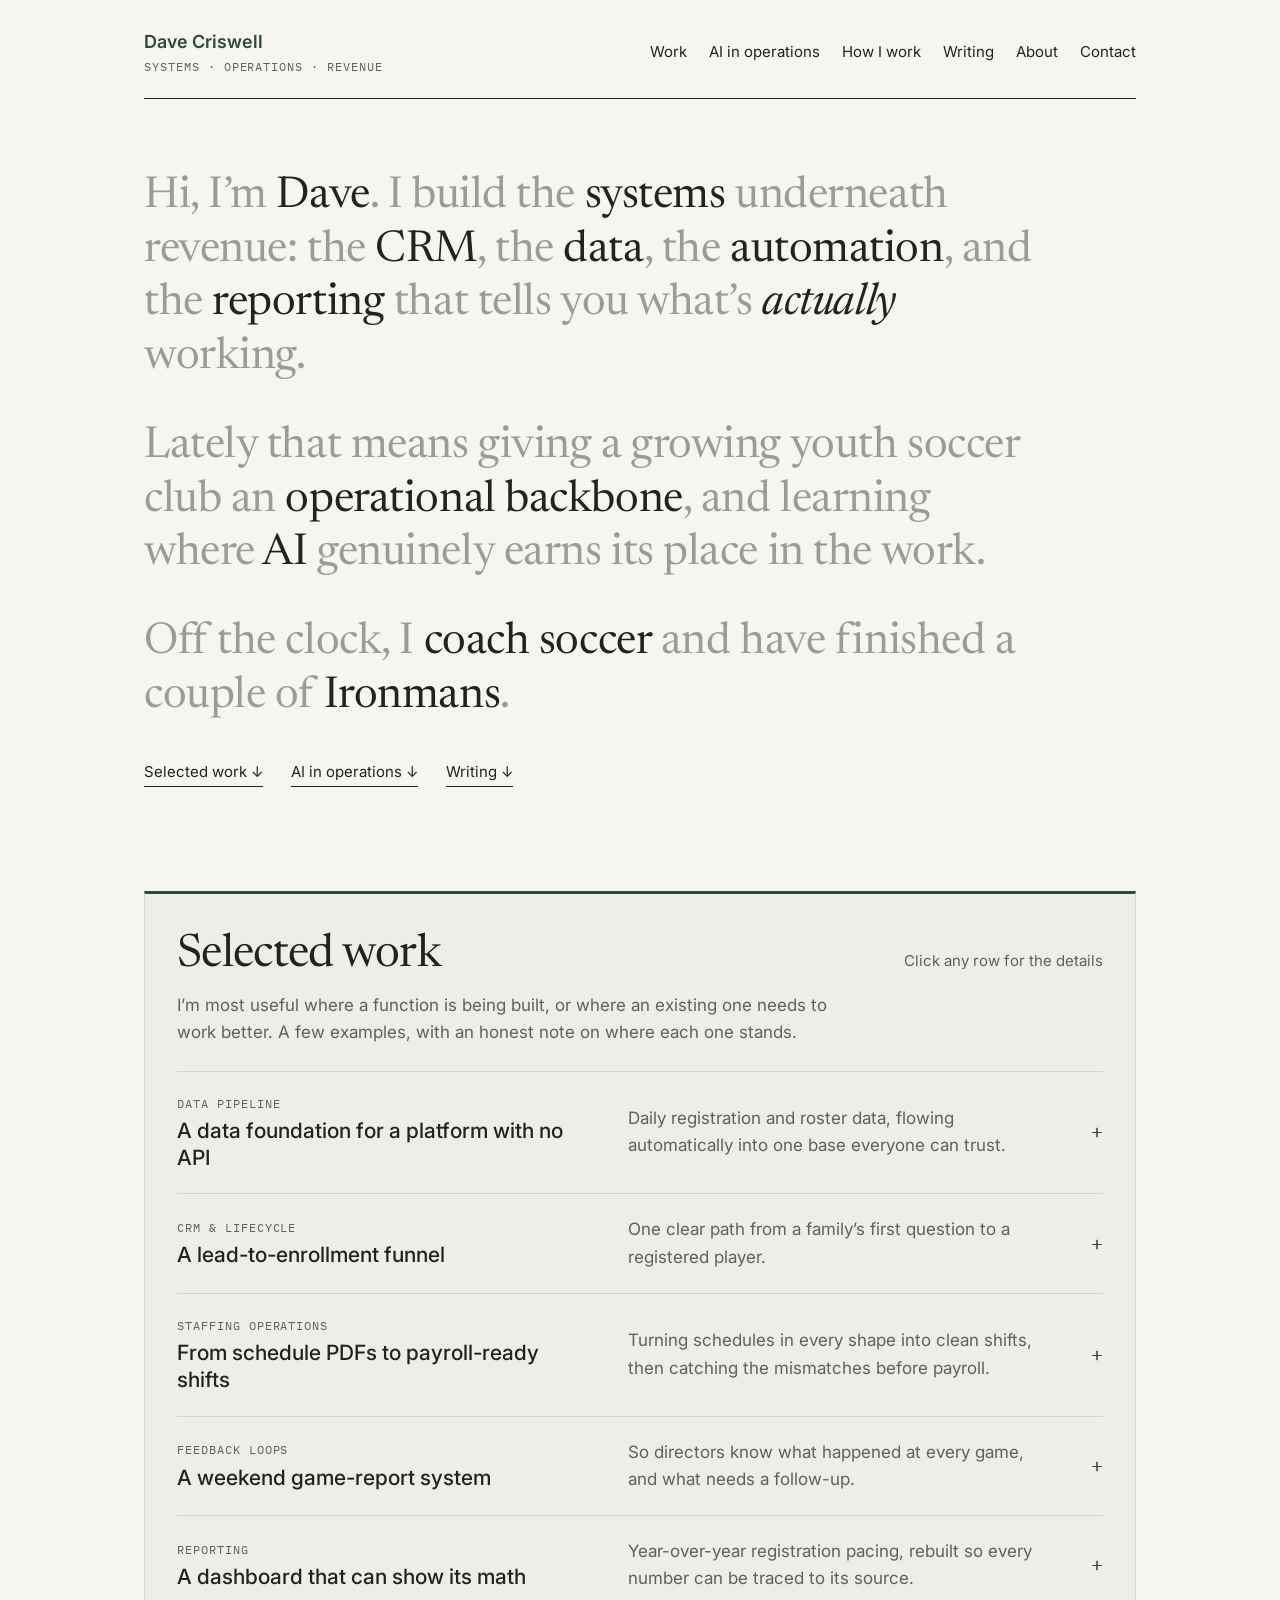
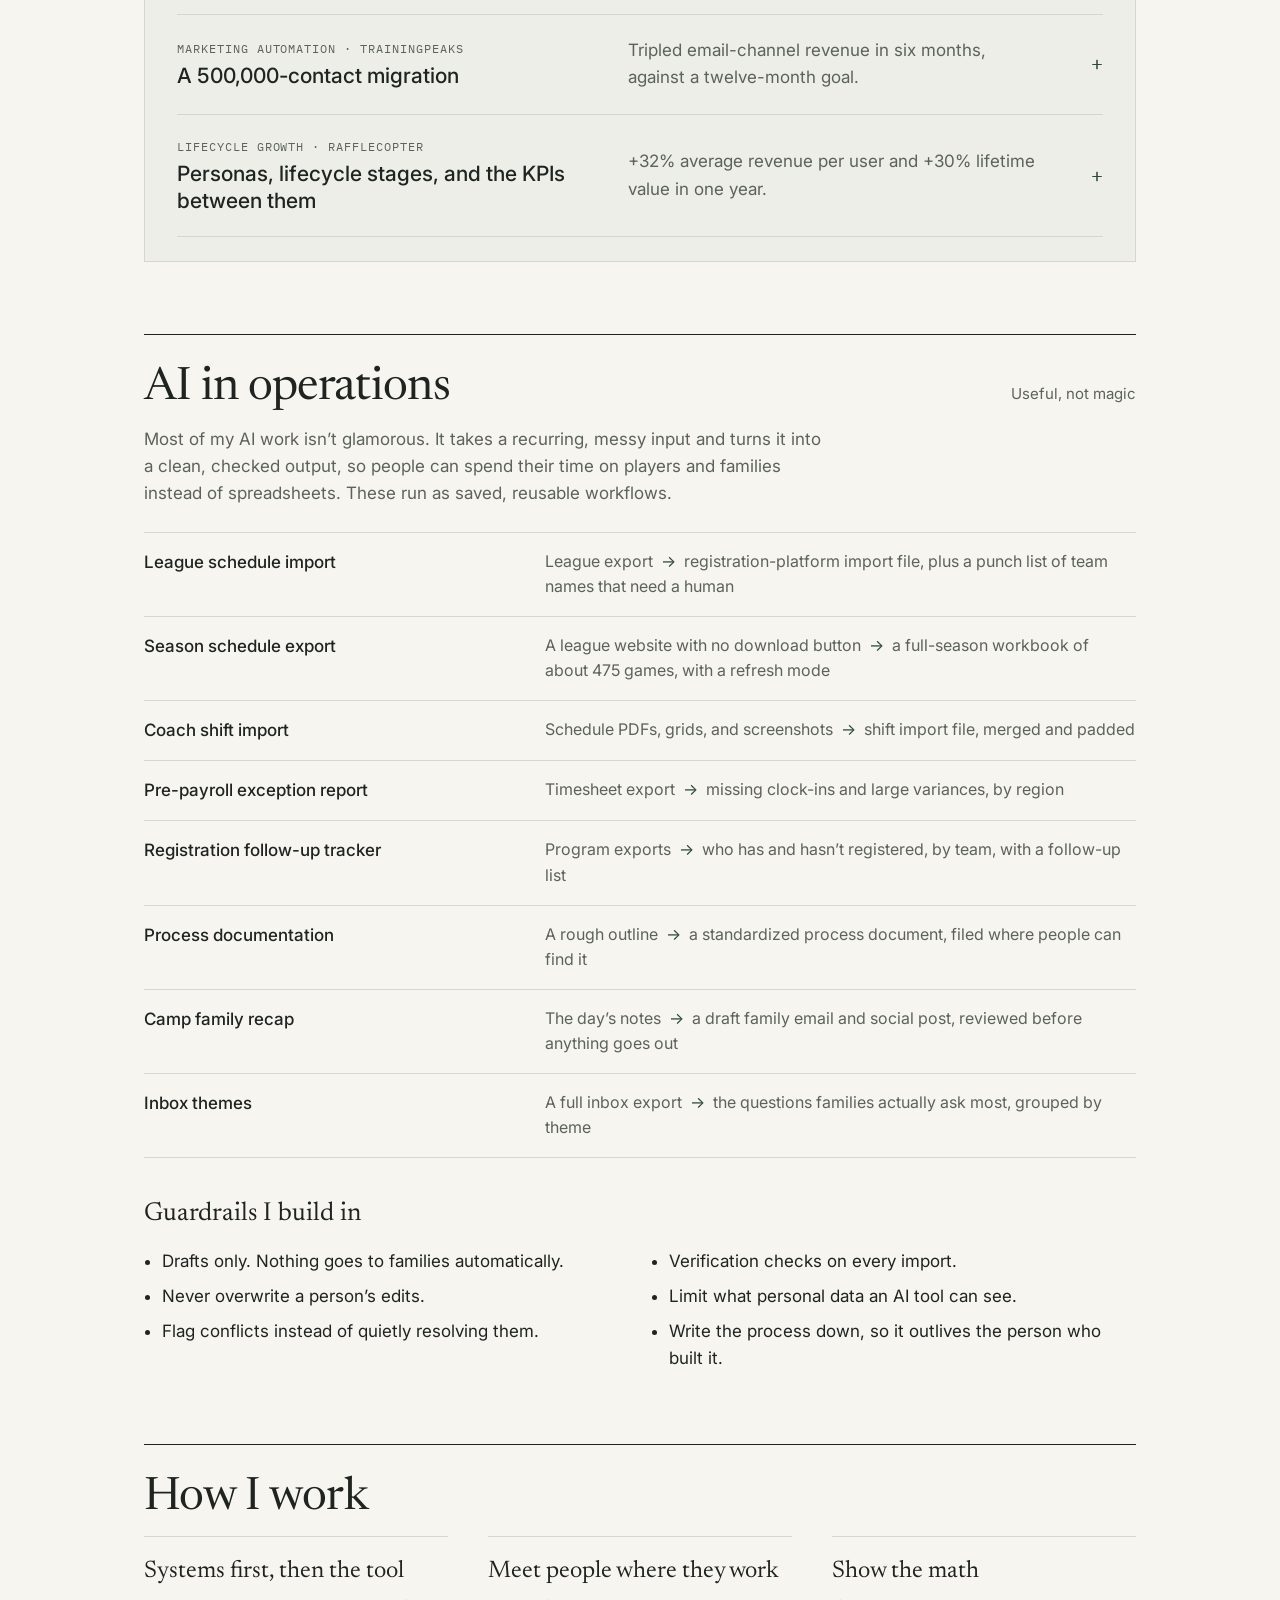
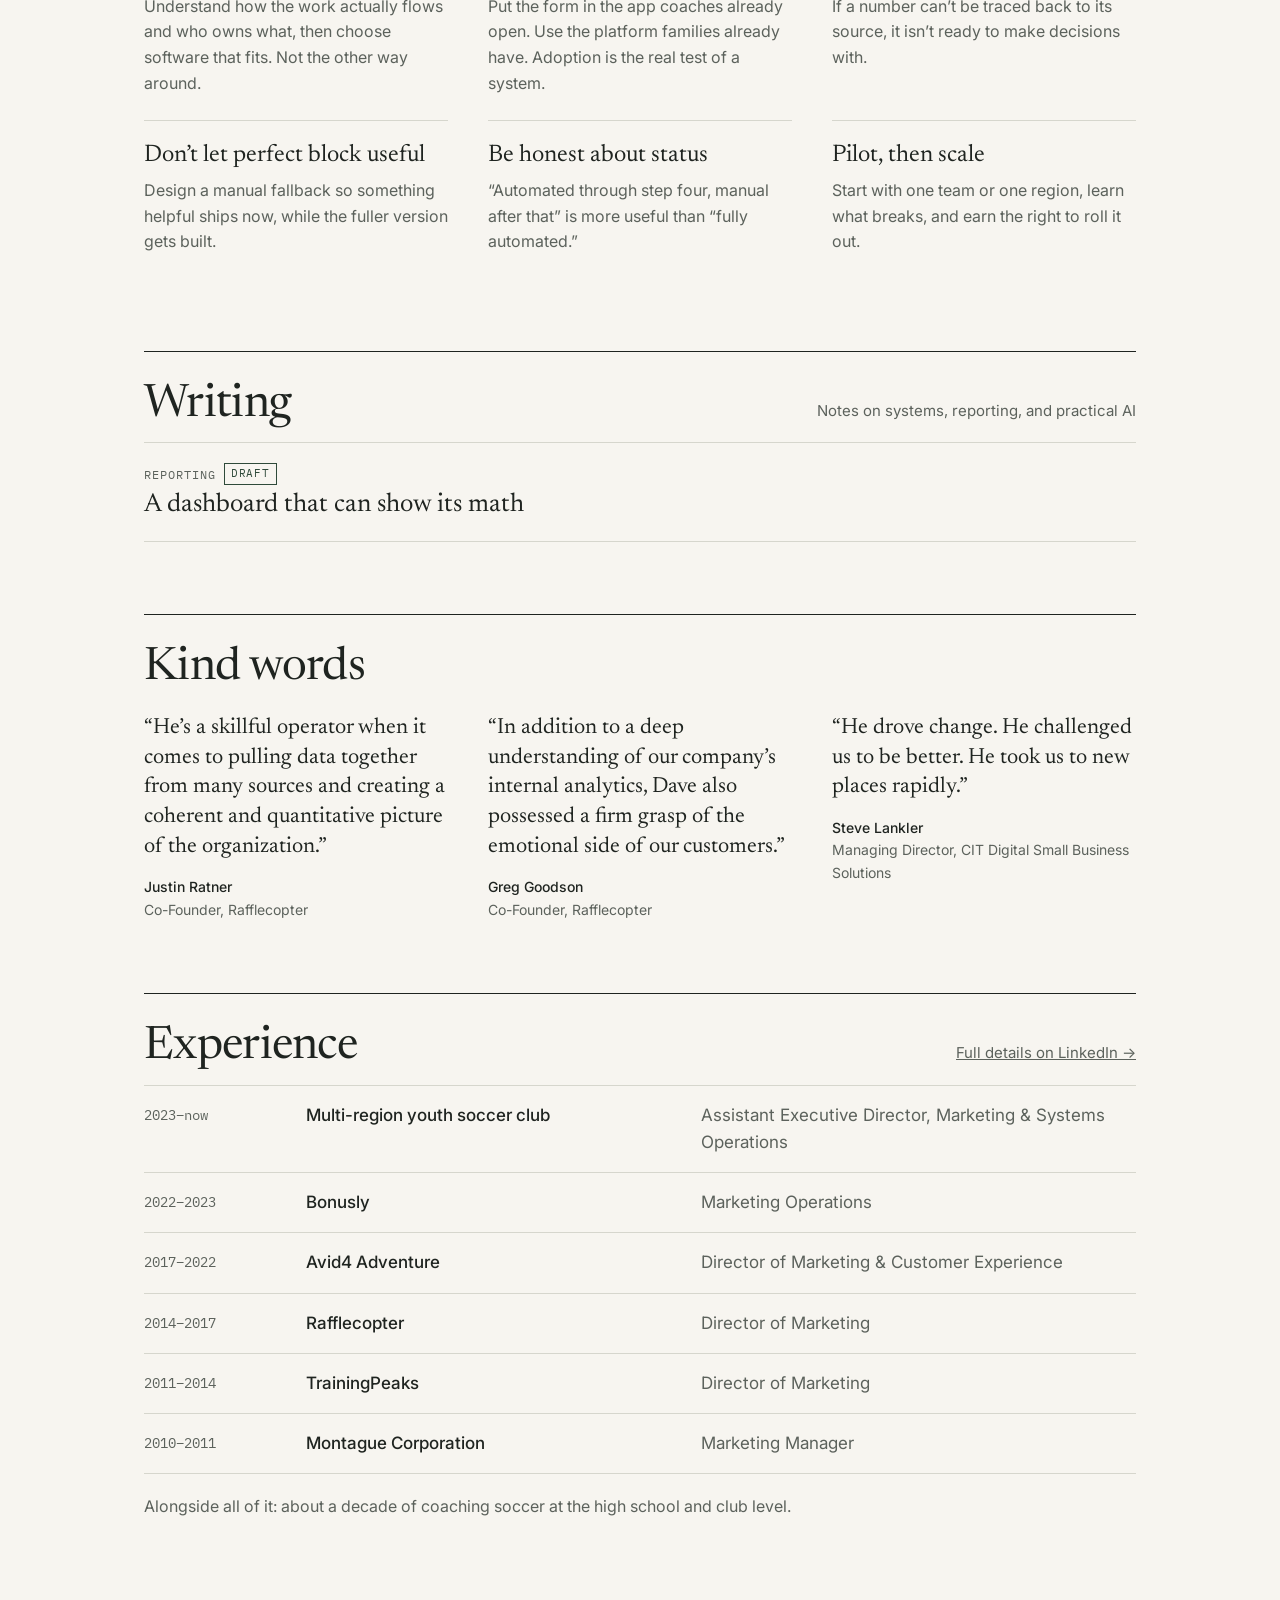
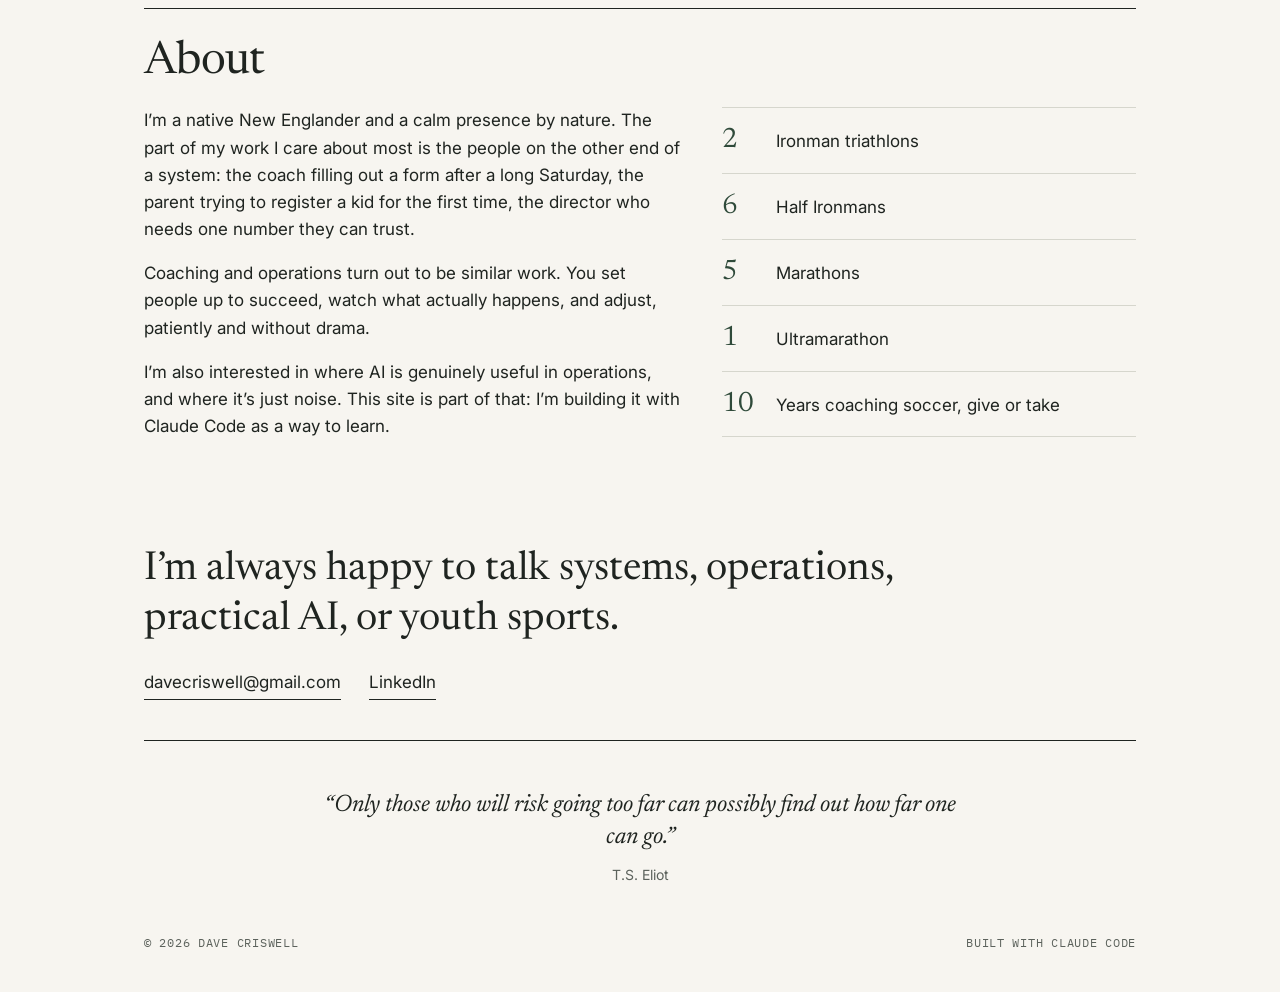
<file: index.html>
<!doctype html>
<html lang="en">
<head>
  <meta charset="utf-8">
  <meta name="viewport" content="width=device-width, initial-scale=1">
  <title>Dave Criswell</title>
  <meta name="description" content="Dave Criswell builds the systems underneath revenue: the CRM, the data, the automation, and the reporting that tells you what's actually working.">
  <link rel="preconnect" href="https://fonts.googleapis.com">
  <link rel="preconnect" href="https://fonts.gstatic.com" crossorigin>
  <link href="https://fonts.googleapis.com/css2?family=IBM+Plex+Mono:wght@400;500&family=Inter:wght@400;500;600&family=Newsreader:ital,opsz,wght@0,6..72,400;1,6..72,400&display=swap" rel="stylesheet">
  <link rel="stylesheet" href="style.css">
</head>
<body>
<a class="skip" href="#main">Skip to content</a>

<div class="wrap">

  <!-- ===== Header ===== -->
  <header class="site-header">
    <a class="brand" href="/">
      <span class="brand-name">Dave Criswell</span>
      <span class="brand-tag">Systems &middot; Operations &middot; Revenue</span>
    </a>
    <nav class="site-nav" aria-label="Main">
      <a href="#work">Work</a>
      <a href="#ai">AI in operations</a>
      <a href="#how">How I work</a>
      <a href="#writing">Writing</a>
      <a href="#about">About</a>
      <a href="#contact">Contact</a>
    </nav>
  </header>

  <main id="main">

    <!-- ===== Intro ===== -->
    <section class="intro">
      <p>Hi, I&rsquo;m <strong>Dave</strong>. I build the <strong>systems</strong> underneath revenue: the <strong>CRM</strong>, the <strong>data</strong>, the <strong>automation</strong>, and the <strong>reporting</strong> that tells you what&rsquo;s <em>actually</em> working.</p>
      <p>Lately that means giving a growing youth soccer club an <strong>operational backbone</strong>, and learning where <strong>AI</strong> genuinely earns its place in the work.</p>
      <p>Off the clock, I <strong>coach soccer</strong> and have finished a couple of <strong>Ironmans</strong>.</p>
      <div class="jump">
        <a href="#work">Selected work &darr;</a>
        <a href="#ai">AI in operations &darr;</a>
        <a href="#writing">Writing &darr;</a>
      </div>
    </section>

    <!-- ===== Selected work ===== -->
    <section class="section" id="work">
      <div class="panel">
        <div class="section-head">
          <h2>Selected work</h2>
          <p class="section-note">Click any row for the details</p>
        </div>
        <p class="lede">I&rsquo;m most useful where a function is being built, or where an existing one needs to work better. A few examples, with an honest note on where each one stands.</p>

        <ul class="work-list">
          <li>
            <details>
              <summary>
                <span><span class="label">Data pipeline</span><span class="work-title">A data foundation for a platform with no API</span></span>
                <span class="work-line">Daily registration and roster data, flowing automatically into one base everyone can trust.</span>
                <span class="toggle" aria-hidden="true">+</span>
              </summary>
              <div class="work-body">
                <div><h4>The problem</h4><p>The club&rsquo;s registration platform has no API. Player, roster, and subscription data lived in manual exports, so every report depended on whoever had last downloaded a CSV.</p></div>
                <div><h4>What I built</h4><p>A scheduled pipeline that pulls the daily exports into cloud storage and feeds an Airtable base of players, subscriptions, and team assignments. Records match on stable IDs and are updated or created, never deleted.</p></div>
                <div><h4>Where it stands</h4><p>Collecting and cleaning the data is automated. The final write-back step is still in progress, and I&rsquo;d rather say so than call it end-to-end.</p></div>
                <p class="tools">Google Cloud Run &middot; Cloud Scheduler &middot; Cloud Storage &middot; Google Drive &middot; Airtable &middot; Zapier</p>
              </div>
            </details>
          </li>

          <li>
            <details>
              <summary>
                <span><span class="label">CRM &amp; lifecycle</span><span class="work-title">A lead-to-enrollment funnel</span></span>
                <span class="work-line">One clear path from a family&rsquo;s first question to a registered player.</span>
                <span class="toggle" aria-hidden="true">+</span>
              </summary>
              <div class="work-body">
                <div><h4>The problem</h4><p>Families reached out through several channels, with no consistent way to qualify, route, or follow up on their questions.</p></div>
                <div><h4>What I built</h4><p>A documented lead-to-enrollment workflow in HubSpot: intake, a qualification layer, territory-based routing to the right person, and follow-up sequences. Before building, I evaluated six CRMs and wrote the business case for the one we kept.</p></div>
                <div><h4>Where it stands</h4><p>Automated from first inquiry through sales-qualified lead. Marking a family as a customer is still a manual step.</p></div>
                <p class="tools">HubSpot &middot; Zapier</p>
              </div>
            </details>
          </li>

          <li>
            <details>
              <summary>
                <span><span class="label">Staffing operations</span><span class="work-title">From schedule PDFs to payroll-ready shifts</span></span>
                <span class="work-line">Turning schedules in every shape into clean shifts, then catching the mismatches before payroll.</span>
                <span class="toggle" aria-hidden="true">+</span>
              </summary>
              <div class="work-body">
                <div><h4>The problem</h4><p>Hourly coaches work across many facilities and programs, and schedules arrive as PDFs, grids, screenshots, and spreadsheets, each region in its own format.</p></div>
                <div><h4>What I built</h4><p>A repeatable process that turns any schedule into shift imports: one row per coach per day, overlapping blocks merged, set-up time added, and game end times calculated from age-group game lengths. A pre-payroll report then flags missing clock-ins and large variances by region.</p></div>
                <div><h4>An example</h4><p>One summer schedule became 500 per-person shift rows across 32 dates, which consolidated into 119 shared shifts. Each step has a check, so nothing gets silently dropped.</p></div>
                <p class="tools">Connecteam &middot; Google Sheets &middot; Python &middot; Claude</p>
              </div>
            </details>
          </li>

          <li>
            <details>
              <summary>
                <span><span class="label">Feedback loops</span><span class="work-title">A weekend game-report system</span></span>
                <span class="work-line">So directors know what happened at every game, and what needs a follow-up.</span>
                <span class="toggle" aria-hidden="true">+</span>
              </summary>
              <div class="work-body">
                <div><h4>The problem</h4><p>There was no consistent way to learn what happened at weekend games, whether results were entered, or which concerns needed someone to follow up.</p></div>
                <div><h4>What I built</h4><p>Every Friday, a sync rebuilds one list of fixtures from every league we play in. Coaches pick their game from a simple form and file one report. Directors get a prioritized follow-up queue, serious incidents at the top, and can nudge everyone who hasn&rsquo;t filed with one click.</p></div>
                <div><h4>Why it&rsquo;s built this way</h4><p>It runs on Google Sheets because that&rsquo;s where staff already work. Safeguards keep reports attached when games are rescheduled and refuse a sync if a league&rsquo;s data suddenly drops.</p></div>
                <p class="tools">Google Sheets &middot; Apps Script &middot; Zapier &middot; ClickUp</p>
              </div>
            </details>
          </li>

          <li>
            <details>
              <summary>
                <span><span class="label">Reporting</span><span class="work-title">A dashboard that can show its math</span></span>
                <span class="work-line">Year-over-year registration pacing, rebuilt so every number can be traced to its source.</span>
                <span class="toggle" aria-hidden="true">+</span>
              </summary>
              <div class="work-body">
                <div><h4>The problem</h4><p>The first version of our registration pacing dashboard looked fine, but it couldn&rsquo;t be edited, didn&rsquo;t reconcile to the source data, and couldn&rsquo;t explain its own numbers.</p></div>
                <div><h4>What I built</h4><p>A rebuild that compares rostered players by program, region, gender, and age group against the same date last year, with a parallel spreadsheet model that shows the work. Closed seasons are archived so a refresh never erases history.</p></div>
                <div><h4>More</h4><p>I wrote up what I learned from the rebuild.</p></div>
                <p class="tools"><a href="writing/a-dashboard-that-can-show-its-math.html">Read: A dashboard that can show its math &rarr;</a></p>
              </div>
            </details>
          </li>

          <li>
            <details>
              <summary>
                <span><span class="label">Marketing automation &middot; TrainingPeaks</span><span class="work-title">A 500,000-contact migration</span></span>
                <span class="work-line">Tripled email-channel revenue in six months, against a twelve-month goal.</span>
                <span class="toggle" aria-hidden="true">+</span>
              </summary>
              <div class="work-body">
                <div><h4>The project</h4><p>I led the selection and implementation of a new marketing automation platform, including migrating 500,000 contacts with hundreds of data points each.</p></div>
                <div><h4>What it took</h4><p>Integrations with several existing systems, and close work with marketing, sales, development, and the executive team.</p></div>
                <div><h4>The result</h4><p>A behavioral and demographic lifecycle program on the new platform tripled email-channel revenue within six months. The goal had been twelve.</p></div>
              </div>
            </details>
          </li>

          <li>
            <details>
              <summary>
                <span><span class="label">Lifecycle growth &middot; Rafflecopter</span><span class="work-title">Personas, lifecycle stages, and the KPIs between them</span></span>
                <span class="work-line">+32% average revenue per user and +30% lifetime value in one year.</span>
                <span class="toggle" aria-hidden="true">+</span>
              </summary>
              <div class="work-body">
                <div><h4>The approach</h4><p>Defined customer personas and lifecycle stages, then set the KPIs, success factors, and tactics for each stage, with a measurement framework to see progress.</p></div>
                <div><h4>What I built</h4><p>Onboarding and lifecycle programs, plus the company&rsquo;s business KPI dashboard.</p></div>
                <div><h4>The result</h4><p>A 32% increase in average revenue per user and a 30% increase in lifetime value within a year.</p></div>
              </div>
            </details>
          </li>
        </ul>
      </div>
    </section>

    <!-- ===== AI in operations ===== -->
    <section class="section" id="ai">
      <div class="section-head">
        <h2>AI in operations</h2>
        <p class="section-note">Useful, not magic</p>
      </div>
      <p class="lede">Most of my AI work isn&rsquo;t glamorous. It takes a recurring, messy input and turns it into a clean, checked output, so people can spend their time on players and families instead of spreadsheets. These run as saved, reusable workflows.</p>

      <ul class="ai-list">
        <li><span class="ai-name">League schedule import</span><span class="ai-flow">League export <span class="arrow">&rarr;</span> registration-platform import file, plus a punch list of team names that need a human</span></li>
        <li><span class="ai-name">Season schedule export</span><span class="ai-flow">A league website with no download button <span class="arrow">&rarr;</span> a full-season workbook of about 475 games, with a refresh mode</span></li>
        <li><span class="ai-name">Coach shift import</span><span class="ai-flow">Schedule PDFs, grids, and screenshots <span class="arrow">&rarr;</span> shift import file, merged and padded</span></li>
        <li><span class="ai-name">Pre-payroll exception report</span><span class="ai-flow">Timesheet export <span class="arrow">&rarr;</span> missing clock-ins and large variances, by region</span></li>
        <li><span class="ai-name">Registration follow-up tracker</span><span class="ai-flow">Program exports <span class="arrow">&rarr;</span> who has and hasn&rsquo;t registered, by team, with a follow-up list</span></li>
        <li><span class="ai-name">Process documentation</span><span class="ai-flow">A rough outline <span class="arrow">&rarr;</span> a standardized process document, filed where people can find it</span></li>
        <li><span class="ai-name">Camp family recap</span><span class="ai-flow">The day&rsquo;s notes <span class="arrow">&rarr;</span> a draft family email and social post, reviewed before anything goes out</span></li>
        <li><span class="ai-name">Inbox themes</span><span class="ai-flow">A full inbox export <span class="arrow">&rarr;</span> the questions families actually ask most, grouped by theme</span></li>
      </ul>

      <div class="guardrails">
        <h3>Guardrails I build in</h3>
        <ul>
          <li>Drafts only. Nothing goes to families automatically.</li>
          <li>Never overwrite a person&rsquo;s edits.</li>
          <li>Flag conflicts instead of quietly resolving them.</li>
          <li>Verification checks on every import.</li>
          <li>Limit what personal data an AI tool can see.</li>
          <li>Write the process down, so it outlives the person who built it.</li>
        </ul>
      </div>
    </section>

    <!-- ===== How I work ===== -->
    <section class="section" id="how">
      <div class="section-head">
        <h2>How I work</h2>
      </div>
      <ul class="principles">
        <li><h3>Systems first, then the tool</h3><p>Understand how the work actually flows and who owns what, then choose software that fits. Not the other way around.</p></li>
        <li><h3>Meet people where they work</h3><p>Put the form in the app coaches already open. Use the platform families already have. Adoption is the real test of a system.</p></li>
        <li><h3>Show the math</h3><p>If a number can&rsquo;t be traced back to its source, it isn&rsquo;t ready to make decisions with.</p></li>
        <li><h3>Don&rsquo;t let perfect block useful</h3><p>Design a manual fallback so something helpful ships now, while the fuller version gets built.</p></li>
        <li><h3>Be honest about status</h3><p>&ldquo;Automated through step four, manual after that&rdquo; is more useful than &ldquo;fully automated.&rdquo;</p></li>
        <li><h3>Pilot, then scale</h3><p>Start with one team or one region, learn what breaks, and earn the right to roll it out.</p></li>
      </ul>
    </section>

    <!-- ===== Writing ===== -->
    <section class="section" id="writing">
      <div class="section-head">
        <h2>Writing</h2>
        <p class="section-note">Notes on systems, reporting, and practical AI</p>
      </div>
      <ul class="post-list">
        <li>
          <a href="writing/a-dashboard-that-can-show-its-math.html">
            <span class="label">Reporting<span class="draft-tag">Draft</span></span>
            <span class="post-title">A dashboard that can show its math</span>
          </a>
        </li>
      </ul>
    </section>

    <!-- ===== Kind words ===== -->
    <section class="section" id="kind-words">
      <div class="section-head">
        <h2>Kind words</h2>
      </div>
      <div class="quotes">
        <figure>
          <blockquote>&ldquo;He&rsquo;s a skillful operator when it comes to pulling data together from many sources and creating a coherent and quantitative picture of the organization.&rdquo;</blockquote>
          <figcaption><strong>Justin Ratner</strong>Co-Founder, Rafflecopter</figcaption>
        </figure>
        <figure>
          <blockquote>&ldquo;In addition to a deep understanding of our company&rsquo;s internal analytics, Dave also possessed a firm grasp of the emotional side of our customers.&rdquo;</blockquote>
          <figcaption><strong>Greg Goodson</strong>Co-Founder, Rafflecopter</figcaption>
        </figure>
        <figure>
          <blockquote>&ldquo;He drove change. He challenged us to be better. He took us to new places rapidly.&rdquo;</blockquote>
          <figcaption><strong>Steve Lankler</strong>Managing Director, CIT Digital Small Business Solutions</figcaption>
        </figure>
      </div>
    </section>

    <!-- ===== Experience ===== -->
    <section class="section" id="experience">
      <div class="section-head">
        <h2>Experience</h2>
        <p class="section-note"><a href="https://www.linkedin.com/in/davecriswell/">Full details on LinkedIn &rarr;</a></p>
      </div>
      <ul class="timeline">
        <li><span class="years">2023&ndash;now</span><span class="org">Multi-region youth soccer club</span><span class="role">Assistant Executive Director, Marketing &amp; Systems Operations</span></li>
        <li><span class="years">2022&ndash;2023</span><span class="org">Bonusly</span><span class="role">Marketing Operations</span></li>
        <li><span class="years">2017&ndash;2022</span><span class="org">Avid4 Adventure</span><span class="role">Director of Marketing &amp; Customer Experience</span></li>
        <li><span class="years">2014&ndash;2017</span><span class="org">Rafflecopter</span><span class="role">Director of Marketing</span></li>
        <li><span class="years">2011&ndash;2014</span><span class="org">TrainingPeaks</span><span class="role">Director of Marketing</span></li>
        <li><span class="years">2010&ndash;2011</span><span class="org">Montague Corporation</span><span class="role">Marketing Manager</span></li>
      </ul>
      <p class="coaching-note">Alongside all of it: about a decade of coaching soccer at the high school and club level.</p>
    </section>

    <!-- ===== About ===== -->
    <section class="section" id="about">
      <div class="section-head">
        <h2>About</h2>
      </div>
      <div class="about-grid">
        <div>
          <p>I&rsquo;m a native New Englander and a calm presence by nature. The part of my work I care about most is the people on the other end of a system: the coach filling out a form after a long Saturday, the parent trying to register a kid for the first time, the director who needs one number they can trust.</p>
          <p>Coaching and operations turn out to be similar work. You set people up to succeed, watch what actually happens, and adjust, patiently and without drama.</p>
          <p>I&rsquo;m also interested in where AI is genuinely useful in operations, and where it&rsquo;s just noise. This site is part of that: I&rsquo;m building it with Claude Code as a way to learn.</p>
        </div>
        <ul class="stat-list" aria-label="Endurance races">
          <li><span class="num">2</span><span>Ironman triathlons</span></li>
          <li><span class="num">6</span><span>Half Ironmans</span></li>
          <li><span class="num">5</span><span>Marathons</span></li>
          <li><span class="num">1</span><span>Ultramarathon</span></li>
          <li><span class="num">10</span><span>Years coaching soccer, give or take</span></li>
        </ul>
      </div>
    </section>

    <!-- ===== Contact ===== -->
    <section class="contact" id="contact">
      <p class="big">I&rsquo;m always happy to talk systems, operations, practical AI, or youth sports.</p>
      <div class="contact-links">
        <a href="mailto:davecriswell@gmail.com">davecriswell@gmail.com</a>
        <a href="https://www.linkedin.com/in/davecriswell/">LinkedIn</a>
      </div>
    </section>

  </main>

  <section class="epigraph" aria-label="A favorite quote">
    <blockquote>&ldquo;Only those who will risk going too far can possibly find out how far one can go.&rdquo;</blockquote>
    <cite>T.S. Eliot</cite>
  </section>

  <footer class="site-footer">
    <span>&copy; 2026 Dave Criswell</span>
    <span>Built with Claude Code</span>
  </footer>

</div>
</body>
</html>
</file>
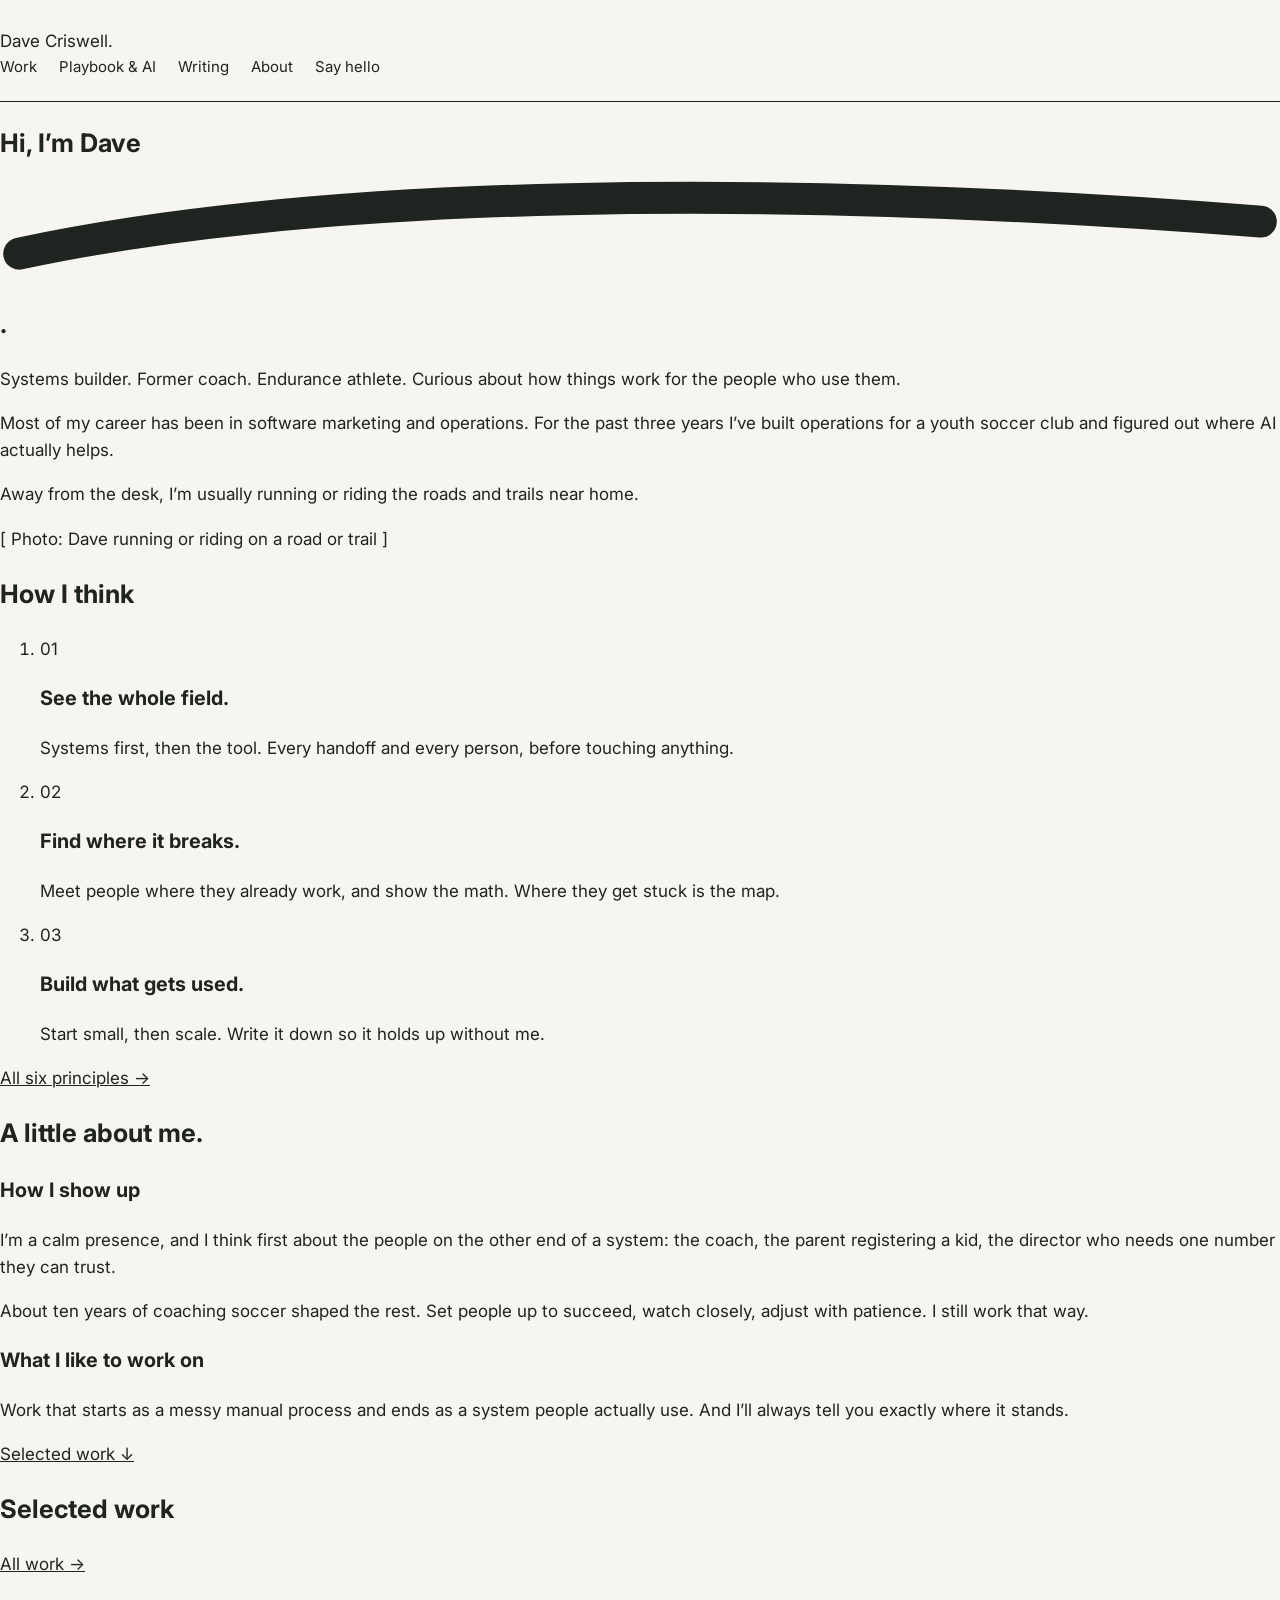
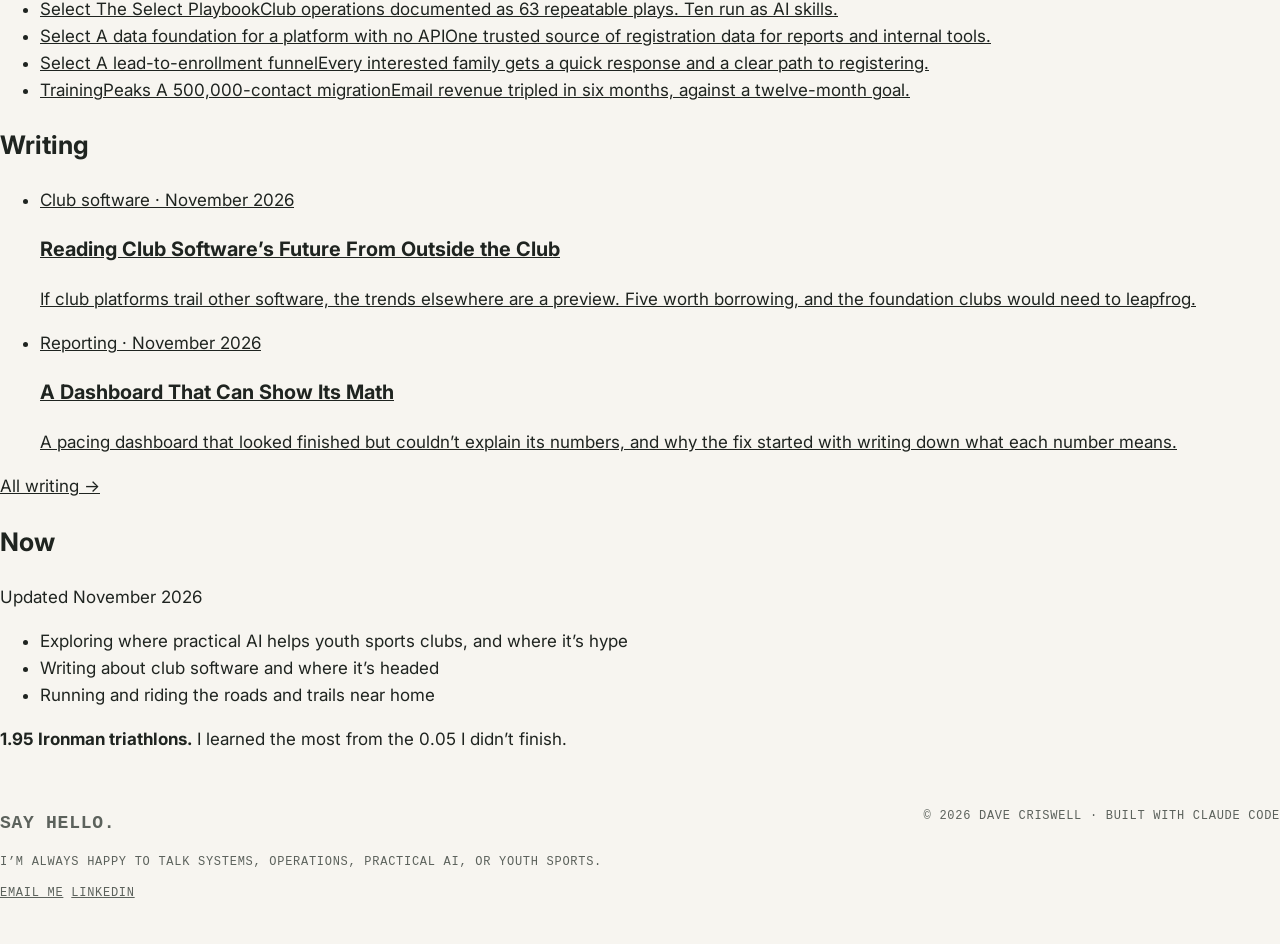
<file: docs/index.html>
<!doctype html>
<html lang="en">
<head>
  <meta charset="utf-8">
  <meta name="viewport" content="width=device-width, initial-scale=1">
  <title>Dave Criswell</title>
  <meta name="description" content="Dave Criswell builds the systems underneath revenue and operations: the CRM, the data, the automation, and the reporting that tells you what&#x27;s actually working.">
  <link rel="preconnect" href="https://fonts.googleapis.com">
  <link rel="preconnect" href="https://fonts.gstatic.com" crossorigin>
  <link href="https://fonts.googleapis.com/css2?family=Inter:wght@400;500;600;700&family=Space+Grotesk:wght@500;600;700&display=swap" rel="stylesheet">
  <link rel="stylesheet" href="/style.css">
</head>
<body>
<a class="skip" href="#main">Skip to content</a>

<!-- Header: the same on every page. If you change it, change it on every page. -->
<header class="site-header">
  <div class="container nav-bar">
    <a class="brand" href="/" aria-current="page">Dave Criswell<span>.</span></a>
    <nav class="site-nav" aria-label="Main">
      <a href="/work/">Work</a>
      <a href="/playbook/">Playbook &amp; AI</a>
      <a href="/writing/">Writing</a>
      <a href="/about/">About</a>
      <a class="nav-hello" href="#contact">Say hello</a>
    </nav>
  </div>
</header>

<main id="main">

  <section class="container hero">
    <div class="hero-main">
      <h1>Hi, I’m <span class="underlined">Dave<svg aria-hidden="true" focusable="false" viewBox="0 0 200 20" preserveAspectRatio="none"><path d="M3 14 C 50 4, 120 3, 197 9" fill="none" stroke="currentColor" stroke-width="5" stroke-linecap="round"/></svg></span>.</h1>
      <p class="hero-sub">Systems builder. Former coach. Endurance athlete. Curious about how things work for the people who use them.</p>
    </div>
    <div class="hero-side">
      <p>Most of my career has been in software marketing and operations. For the past three years I’ve built operations for a youth soccer club and figured out where AI actually helps.</p>
      <p>Away from the desk, I’m usually running or riding the roads and trails near home.</p>
    </div>
  </section>

  <!-- Photo placeholder. When the photo is ready, replace this div with an <img>. -->
  <div class="container">
    <div class="photo-placeholder">[ Photo: Dave running or riding on a road or trail ]</div>
  </div>

  <section class="container think" aria-labelledby="think-heading">
    <h2 class="eyebrow" id="think-heading">How I think</h2>
    <ol class="steps steps-3">
      <li class="card">
        <p class="num">01</p>
        <h3>See the whole field.</h3>
        <p>Systems first, then the tool. Every handoff and every person, before touching anything.</p>
      </li>
      <li class="card">
        <p class="num">02</p>
        <h3>Find where it breaks.</h3>
        <p>Meet people where they already work, and show the math. Where they get stuck is the map.</p>
      </li>
      <li class="card card-dark">
        <p class="num">03</p>
        <h3>Build what gets used.</h3>
        <p>Start small, then scale. Write it down so it holds up without me.</p>
      </li>
    </ol>
    <a class="more" href="/about/#how-i-work">All six principles &rarr;</a>
  </section>

  <section class="container about-me" aria-labelledby="about-heading">
    <h2 class="section-h2" id="about-heading">A little about me.</h2>
    <div class="two-col">
      <div>
        <h3>How I show up</h3>
        <p>I’m a calm presence, and I think first about the people on the other end of a system: the coach, the parent registering a kid, the director who needs one number they can trust.</p>
        <p>About ten years of coaching soccer shaped the rest. Set people up to succeed, watch closely, adjust with patience. I still work that way.</p>
      </div>
      <div>
        <h3>What I like to work on</h3>
        <p>Work that starts as a messy manual process and ends as a system people actually use. And I’ll always tell you exactly where it stands.</p>
        <a class="more" href="#selected-work">Selected work &darr;</a>
      </div>
    </div>
  </section>

  <section class="container selected" id="selected-work" aria-labelledby="selected-heading">
    <div class="section-top">
      <h2 class="eyebrow" id="selected-heading">Selected work</h2>
      <a class="more" href="/work/">All work &rarr;</a>
    </div>
    <ul class="rows">
      <li><a href="/playbook/">
        <span class="row-org">Select</span>
        <span class="row-text"><span class="row-title">The Select Playbook</span><span class="row-line">Club operations documented as 63 repeatable plays. Ten run as AI skills.</span></span>
      </a></li>
      <li><a href="/work/#data-foundation">
        <span class="row-org">Select</span>
        <span class="row-text"><span class="row-title">A data foundation for a platform with no API</span><span class="row-line">One trusted source of registration data for reports and internal tools.</span></span>
      </a></li>
      <li><a href="/work/#lead-funnel">
        <span class="row-org">Select</span>
        <span class="row-text"><span class="row-title">A lead-to-enrollment funnel</span><span class="row-line">Every interested family gets a quick response and a clear path to registering.</span></span>
      </a></li>
      <li><a href="/work/#trainingpeaks">
        <span class="row-org">TrainingPeaks</span>
        <span class="row-text"><span class="row-title">A 500,000-contact migration</span><span class="row-line">Email revenue tripled in six months, against a twelve-month goal.</span></span>
      </a></li>
    </ul>
  </section>

  <div class="container writing-now">
    <section class="home-writing" aria-labelledby="writing-heading">
      <h2 class="eyebrow" id="writing-heading">Writing</h2>
      <!-- The two newest essays. When you add an essay, put it first and drop the last one. -->
      <ul class="post-mini">
        <li><a href="/writing/reading-club-softwares-future-from-outside-the-club.html">
          <p class="post-meta">Club software &middot; November 2026</p>
          <h3>Reading Club Software’s Future From Outside the Club</h3>
          <p class="post-summary">If club platforms trail other software, the trends elsewhere are a preview. Five worth borrowing, and the foundation clubs would need to leapfrog.</p>
        </a></li>
        <li><a href="/writing/a-dashboard-that-can-show-its-math.html">
          <p class="post-meta">Reporting &middot; November 2026</p>
          <h3>A Dashboard That Can Show Its Math</h3>
          <p class="post-summary">A pacing dashboard that looked finished but couldn’t explain its numbers, and why the fix started with writing down what each number means.</p>
        </a></li>
      </ul>
      <a class="more" href="/writing/">All writing &rarr;</a>
    </section>

    <section class="now" aria-labelledby="now-heading">
      <div class="now-head">
        <h2 id="now-heading">Now</h2>
        <span class="now-date">Updated November 2026</span>
      </div>
      <ul>
        <li>Exploring where practical AI helps youth sports clubs, and where it’s hype</li>
        <li>Writing about club software and where it’s headed</li>
        <li>Running and riding the roads and trails near home</li>
      </ul>
      <p class="now-note"><strong>1.95 Ironman triathlons.</strong> I learned the most from the 0.05 I didn’t finish.</p>
    </section>
  </div>

</main>

<!-- Contact band and footer: the same on every page. If you change it, change it on every page. -->
<footer class="site-footer" id="contact">
  <div class="container contact-band">
    <div>
      <h2>Say <span>hello.</span></h2>
      <p>I’m always happy to talk systems, operations, practical AI, or youth sports.</p>
    </div>
    <div class="buttons">
      <a class="button button-primary" href="mailto:davecriswell@gmail.com">Email me</a>
      <a class="button button-secondary" href="https://www.linkedin.com/in/davecriswell/" target="_blank" rel="noopener">LinkedIn</a>
    </div>
  </div>
  <div class="container fine-print">
    <p>&copy; 2026 Dave Criswell &middot; Built with Claude Code</p>
  </div>
</footer>

</body>
</html>
</file>
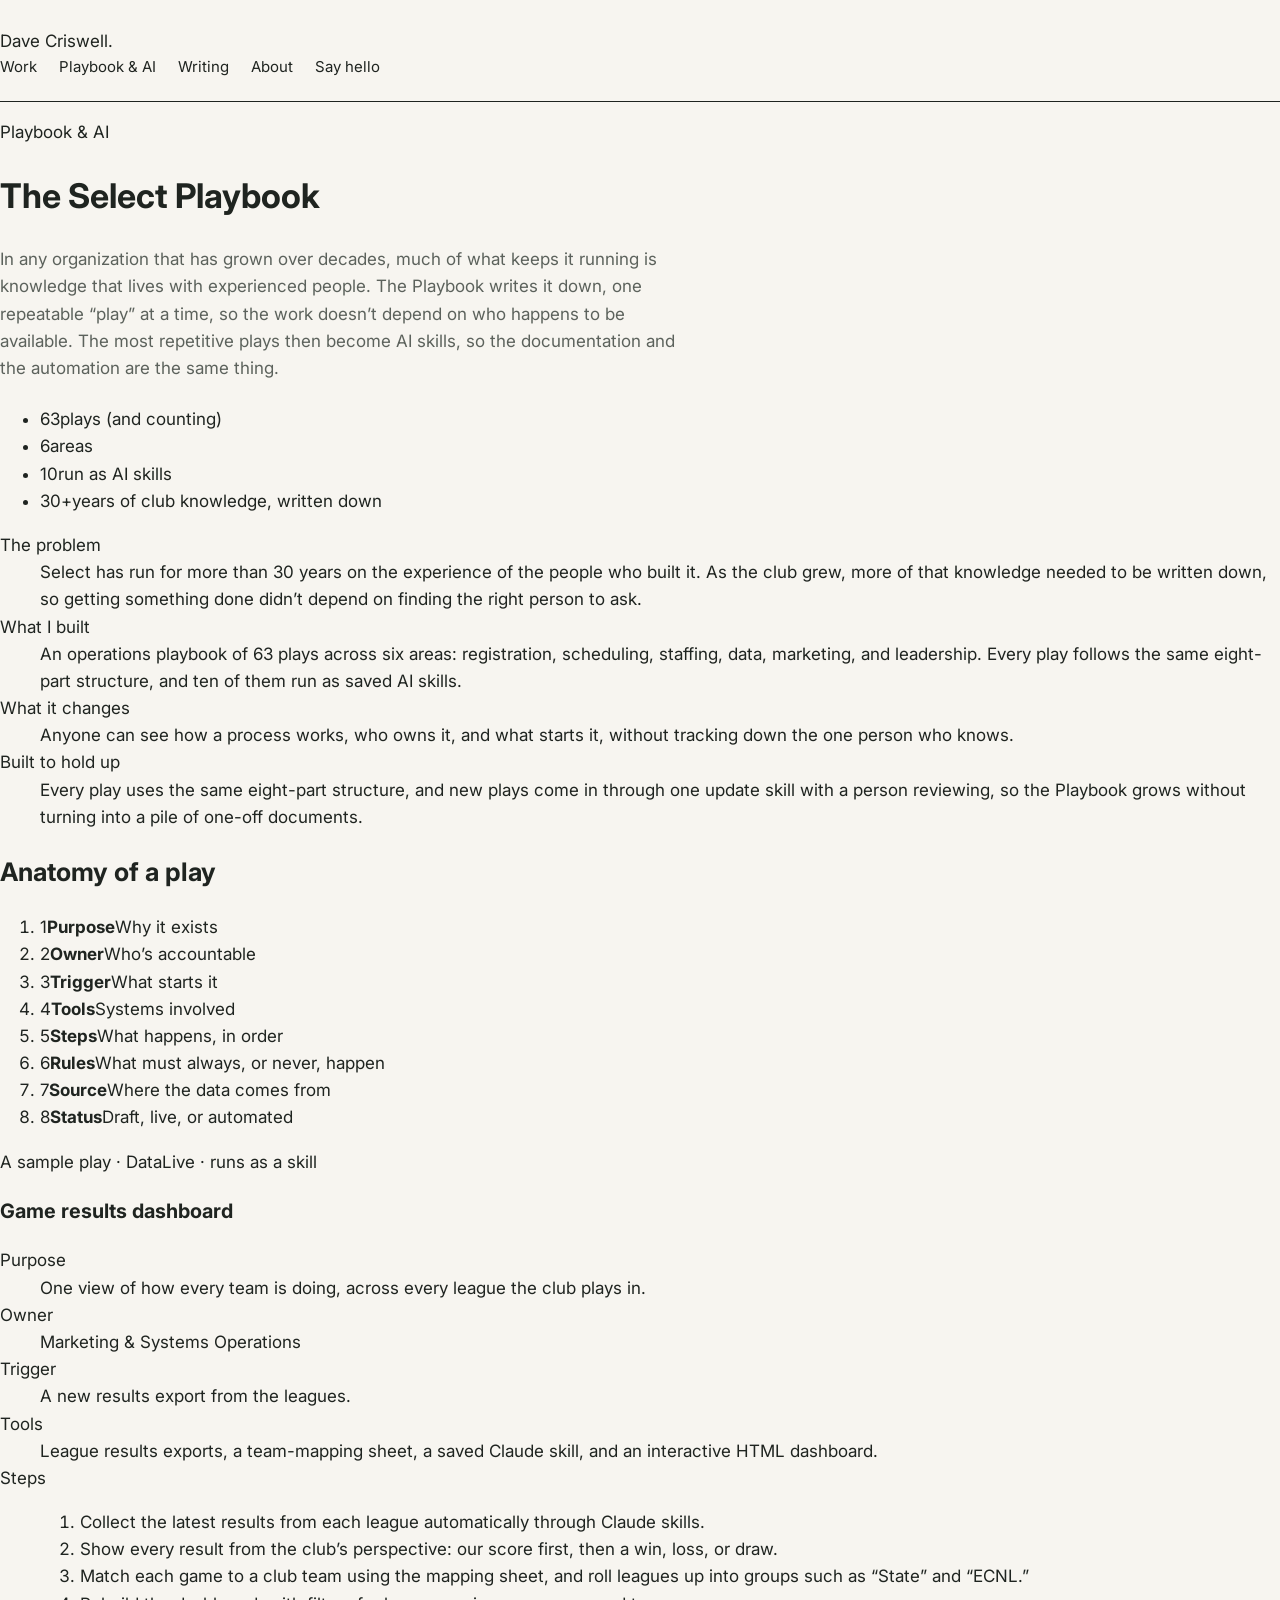
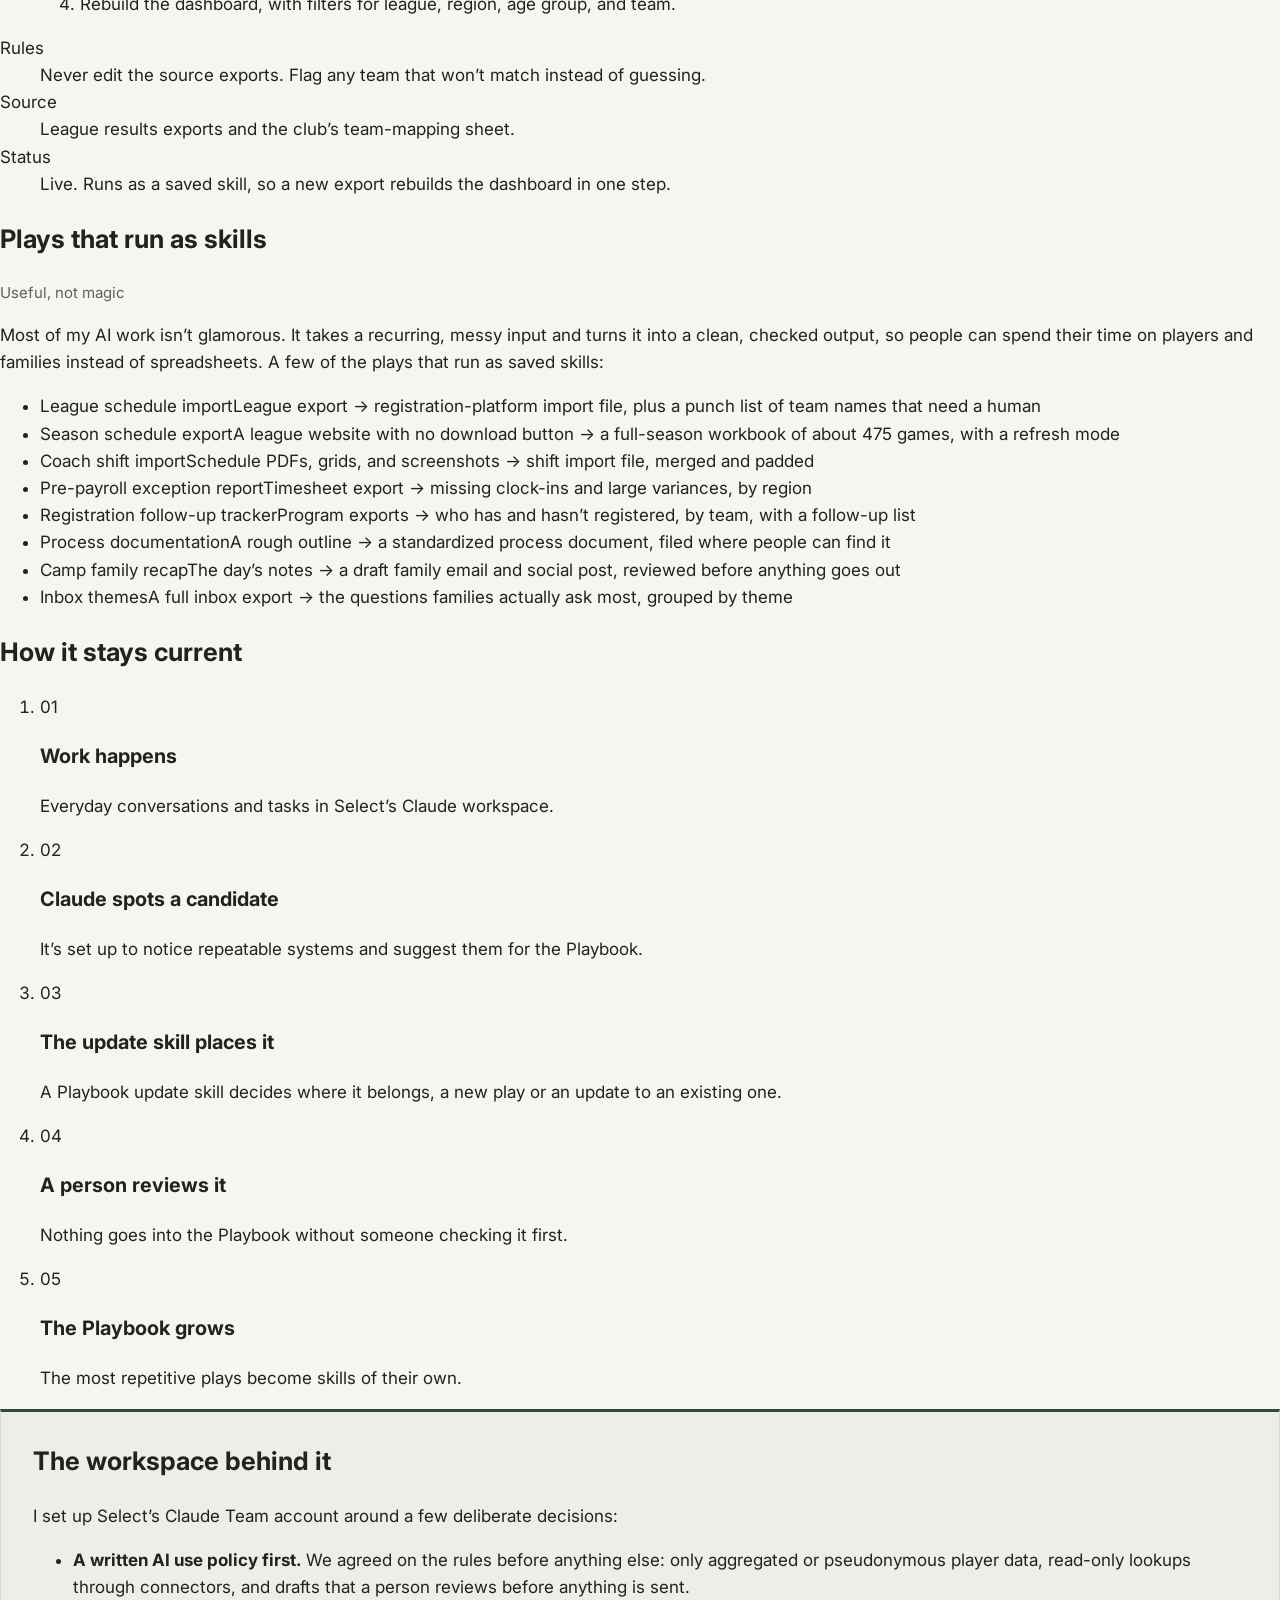
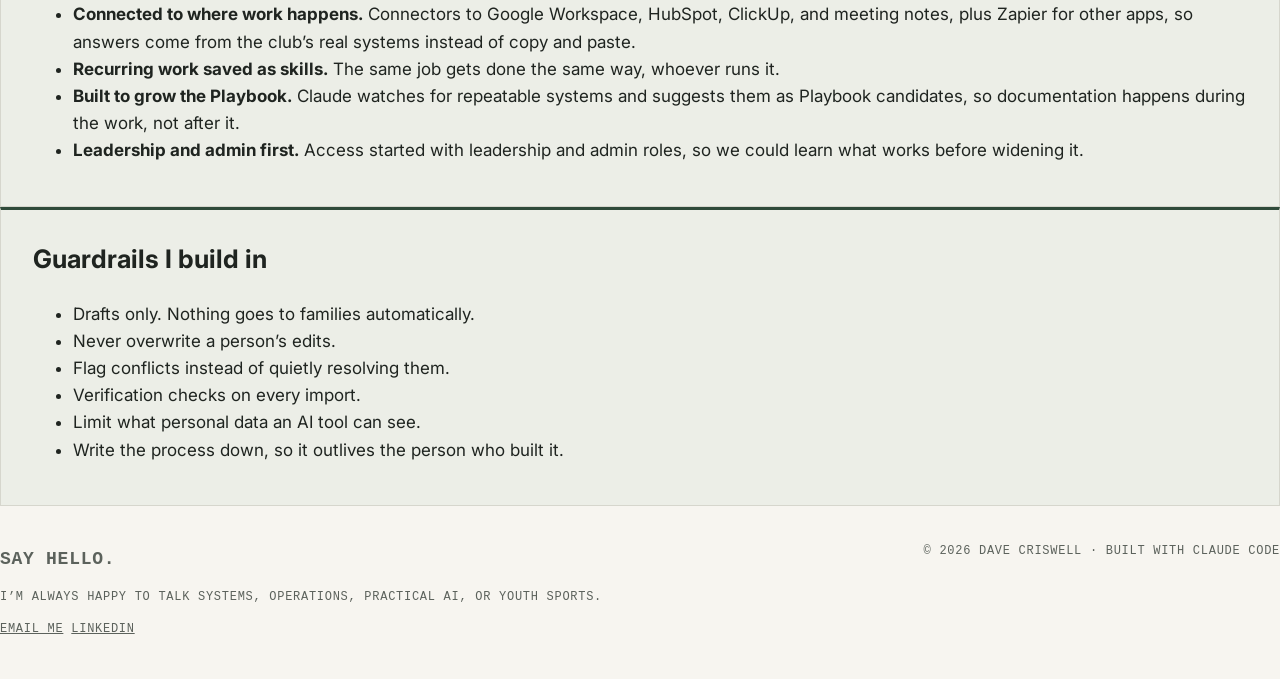
<file: docs/playbook/index.html>
<!doctype html>
<html lang="en">
<head>
  <meta charset="utf-8">
  <meta name="viewport" content="width=device-width, initial-scale=1">
  <title>Playbook &amp; AI · Dave Criswell</title>
  <meta name="description" content="How I make an organization&#x27;s work repeatable: the Select Playbook, the plays that run as AI skills, and the guardrails around them.">
  <link rel="preconnect" href="https://fonts.googleapis.com">
  <link rel="preconnect" href="https://fonts.gstatic.com" crossorigin>
  <link href="https://fonts.googleapis.com/css2?family=Inter:wght@400;500;600;700&family=Space+Grotesk:wght@500;600;700&display=swap" rel="stylesheet">
  <link rel="stylesheet" href="/style.css">
</head>
<body>
<a class="skip" href="#main">Skip to content</a>

<!-- Header: the same on every page. If you change it, change it on every page. -->
<header class="site-header">
  <div class="container nav-bar">
    <a class="brand" href="/">Dave Criswell<span>.</span></a>
    <nav class="site-nav" aria-label="Main">
      <a href="/work/">Work</a>
      <a href="/playbook/" aria-current="page">Playbook &amp; AI</a>
      <a href="/writing/">Writing</a>
      <a href="/about/">About</a>
      <a class="nav-hello" href="#contact">Say hello</a>
    </nav>
  </div>
</header>

<main id="main">

  <header class="container page-head-stack">
    <p class="eyebrow">Playbook &amp; AI</p>
    <h1 class="page-title">The Select Playbook</h1>
    <p class="lede">In any organization that has grown over decades, much of what keeps it running is knowledge that lives with experienced people. The Playbook writes it down, one repeatable “play” at a time, so the work doesn’t depend on who happens to be available. The most repetitive plays then become AI skills, so the documentation and the automation are the same thing.</p>
  </header>

  <section class="container page-section" aria-label="The Playbook in numbers">
    <ul class="stats">
      <li><span class="stat-num">63</span><span class="stat-label">plays (and counting)</span></li>
      <li><span class="stat-num">6</span><span class="stat-label">areas</span></li>
      <li><span class="stat-num">10</span><span class="stat-label">run as AI skills</span></li>
      <li><span class="stat-num">30+</span><span class="stat-label">years of club knowledge, written down</span></li>
    </ul>
  </section>

  <section class="container page-section" aria-label="The case study">
    <dl class="card-grid card-grid-4">
      <div class="card"><dt>The problem</dt><dd>Select has run for more than 30 years on the experience of the people who built it. As the club grew, more of that knowledge needed to be written down, so getting something done didn’t depend on finding the right person to ask.</dd></div>
      <div class="card"><dt>What I built</dt><dd>An operations playbook of 63 plays across six areas: registration, scheduling, staffing, data, marketing, and leadership. Every play follows the same eight-part structure, and ten of them run as saved AI skills.</dd></div>
      <div class="card"><dt>What it changes</dt><dd>Anyone can see how a process works, who owns it, and what starts it, without tracking down the one person who knows.</dd></div>
      <div class="card card-dark"><dt>Built to hold up</dt><dd>Every play uses the same eight-part structure, and new plays come in through one update skill with a person reviewing, so the Playbook grows without turning into a pile of one-off documents.</dd></div>
    </dl>
  </section>

  <div class="container page-section split">
    <section id="anatomy" aria-labelledby="anatomy-heading">
      <h2 class="block-h2" id="anatomy-heading">Anatomy of a play</h2>
      <ol class="anatomy">
        <li><span class="num">1</span><span><strong>Purpose</strong>Why it exists</span></li>
        <li><span class="num">2</span><span><strong>Owner</strong>Who’s accountable</span></li>
        <li><span class="num">3</span><span><strong>Trigger</strong>What starts it</span></li>
        <li><span class="num">4</span><span><strong>Tools</strong>Systems involved</span></li>
        <li><span class="num">5</span><span><strong>Steps</strong>What happens, in order</span></li>
        <li><span class="num">6</span><span><strong>Rules</strong>What must always, or never, happen</span></li>
        <li><span class="num">7</span><span><strong>Source</strong>Where the data comes from</span></li>
        <li><span class="num">8</span><span><strong>Status</strong>Draft, live, or automated</span></li>
      </ol>
    </section>

    <section class="play" id="sample-play" aria-labelledby="play-heading">
      <div class="play-top"><span>A sample play &middot; Data</span><span>Live &middot; runs as a skill</span></div>
      <h3 id="play-heading">Game results dashboard</h3>
      <dl class="play-parts">
        <div><dt>Purpose</dt><dd>One view of how every team is doing, across every league the club plays in.</dd></div>
        <div><dt>Owner</dt><dd>Marketing &amp; Systems Operations</dd></div>
        <div><dt>Trigger</dt><dd>A new results export from the leagues.</dd></div>
        <div><dt>Tools</dt><dd>League results exports, a team-mapping sheet, a saved Claude skill, and an interactive HTML dashboard.</dd></div>
        <div><dt>Steps</dt><dd><ol><li>Collect the latest results from each league automatically through Claude skills.</li><li>Show every result from the club’s perspective: our score first, then a win, loss, or draw.</li><li>Match each game to a club team using the mapping sheet, and roll leagues up into groups such as “State” and “ECNL.”</li><li>Rebuild the dashboard, with filters for league, region, age group, and team.</li></ol></dd></div>
        <div><dt>Rules</dt><dd>Never edit the source exports. Flag any team that won’t match instead of guessing.</dd></div>
        <div><dt>Source</dt><dd>League results exports and the club’s team-mapping sheet.</dd></div>
        <div><dt>Status</dt><dd>Live. Runs as a saved skill, so a new export rebuilds the dashboard in one step.</dd></div>
      </dl>
    </section>
  </div>

  <section class="container page-section" id="skills" aria-labelledby="skills-heading">
    <h2 class="block-h2" id="skills-heading">Plays that run as skills</h2>
    <p class="section-note">Useful, not magic</p>
    <p class="section-lede">Most of my AI work isn’t glamorous. It takes a recurring, messy input and turns it into a clean, checked output, so people can spend their time on players and families instead of spreadsheets. A few of the plays that run as saved skills:</p>
    <ul class="skill-list">
      <li><span class="skill-name">League schedule import</span><span class="skill-flow">League export <span class="arrow">&rarr;</span> registration-platform import file, plus a punch list of team names that need a human</span></li>
      <li><span class="skill-name">Season schedule export</span><span class="skill-flow">A league website with no download button <span class="arrow">&rarr;</span> a full-season workbook of about 475 games, with a refresh mode</span></li>
      <li><span class="skill-name">Coach shift import</span><span class="skill-flow">Schedule PDFs, grids, and screenshots <span class="arrow">&rarr;</span> shift import file, merged and padded</span></li>
      <li><span class="skill-name">Pre-payroll exception report</span><span class="skill-flow">Timesheet export <span class="arrow">&rarr;</span> missing clock-ins and large variances, by region</span></li>
      <li><span class="skill-name">Registration follow-up tracker</span><span class="skill-flow">Program exports <span class="arrow">&rarr;</span> who has and hasn’t registered, by team, with a follow-up list</span></li>
      <li><span class="skill-name">Process documentation</span><span class="skill-flow">A rough outline <span class="arrow">&rarr;</span> a standardized process document, filed where people can find it</span></li>
      <li><span class="skill-name">Camp family recap</span><span class="skill-flow">The day’s notes <span class="arrow">&rarr;</span> a draft family email and social post, reviewed before anything goes out</span></li>
      <li><span class="skill-name">Inbox themes</span><span class="skill-flow">A full inbox export <span class="arrow">&rarr;</span> the questions families actually ask most, grouped by theme</span></li>
    </ul>
  </section>

  <section class="container page-section" id="how-it-stays-current" aria-labelledby="current-heading">
    <h2 class="block-h2" id="current-heading">How it stays current</h2>
    <ol class="steps steps-5">
      <li class="card"><p class="num">01</p><h3>Work happens</h3><p>Everyday conversations and tasks in Select’s Claude workspace.</p></li>
      <li class="card"><p class="num">02</p><h3>Claude spots a candidate</h3><p>It’s set up to notice repeatable systems and suggest them for the Playbook.</p></li>
      <li class="card"><p class="num">03</p><h3>The update skill places it</h3><p>A Playbook update skill decides where it belongs, a new play or an update to an existing one.</p></li>
      <li class="card"><p class="num">04</p><h3>A person reviews it</h3><p>Nothing goes into the Playbook without someone checking it first.</p></li>
      <li class="card card-dark"><p class="num">05</p><h3>The Playbook grows</h3><p>The most repetitive plays become skills of their own.</p></li>
    </ol>
  </section>

  <div class="container page-section panels">
    <section class="panel" id="workspace" aria-labelledby="workspace-heading">
      <h2 id="workspace-heading">The workspace behind it</h2>
      <p>I set up Select’s Claude Team account around a few deliberate decisions:</p>
      <ul>
        <li><strong>A written AI use policy first.</strong> We agreed on the rules before anything else: only aggregated or pseudonymous player data, read-only lookups through connectors, and drafts that a person reviews before anything is sent.</li>
        <li><strong>Connected to where work happens.</strong> Connectors to Google Workspace, HubSpot, ClickUp, and meeting notes, plus Zapier for other apps, so answers come from the club’s real systems instead of copy and paste.</li>
        <li><strong>Recurring work saved as skills.</strong> The same job gets done the same way, whoever runs it.</li>
        <li><strong>Built to grow the Playbook.</strong> Claude watches for repeatable systems and suggests them as Playbook candidates, so documentation happens during the work, not after it.</li>
        <li><strong>Leadership and admin first.</strong> Access started with leadership and admin roles, so we could learn what works before widening it.</li>
      </ul>
    </section>
    <section class="panel" id="guardrails" aria-labelledby="guardrails-heading">
      <h2 id="guardrails-heading">Guardrails I build in</h2>
      <ul>
        <li>Drafts only. Nothing goes to families automatically.</li>
        <li>Never overwrite a person’s edits.</li>
        <li>Flag conflicts instead of quietly resolving them.</li>
        <li>Verification checks on every import.</li>
        <li>Limit what personal data an AI tool can see.</li>
        <li>Write the process down, so it outlives the person who built it.</li>
      </ul>
    </section>
  </div>

</main>

<!-- Contact band and footer: the same on every page. If you change it, change it on every page. -->
<footer class="site-footer" id="contact">
  <div class="container contact-band">
    <div>
      <h2>Say <span>hello.</span></h2>
      <p>I’m always happy to talk systems, operations, practical AI, or youth sports.</p>
    </div>
    <div class="buttons">
      <a class="button button-primary" href="mailto:davecriswell@gmail.com">Email me</a>
      <a class="button button-secondary" href="https://www.linkedin.com/in/davecriswell/" target="_blank" rel="noopener">LinkedIn</a>
    </div>
  </div>
  <div class="container fine-print">
    <p>&copy; 2026 Dave Criswell &middot; Built with Claude Code</p>
  </div>
</footer>

</body>
</html>
</file>
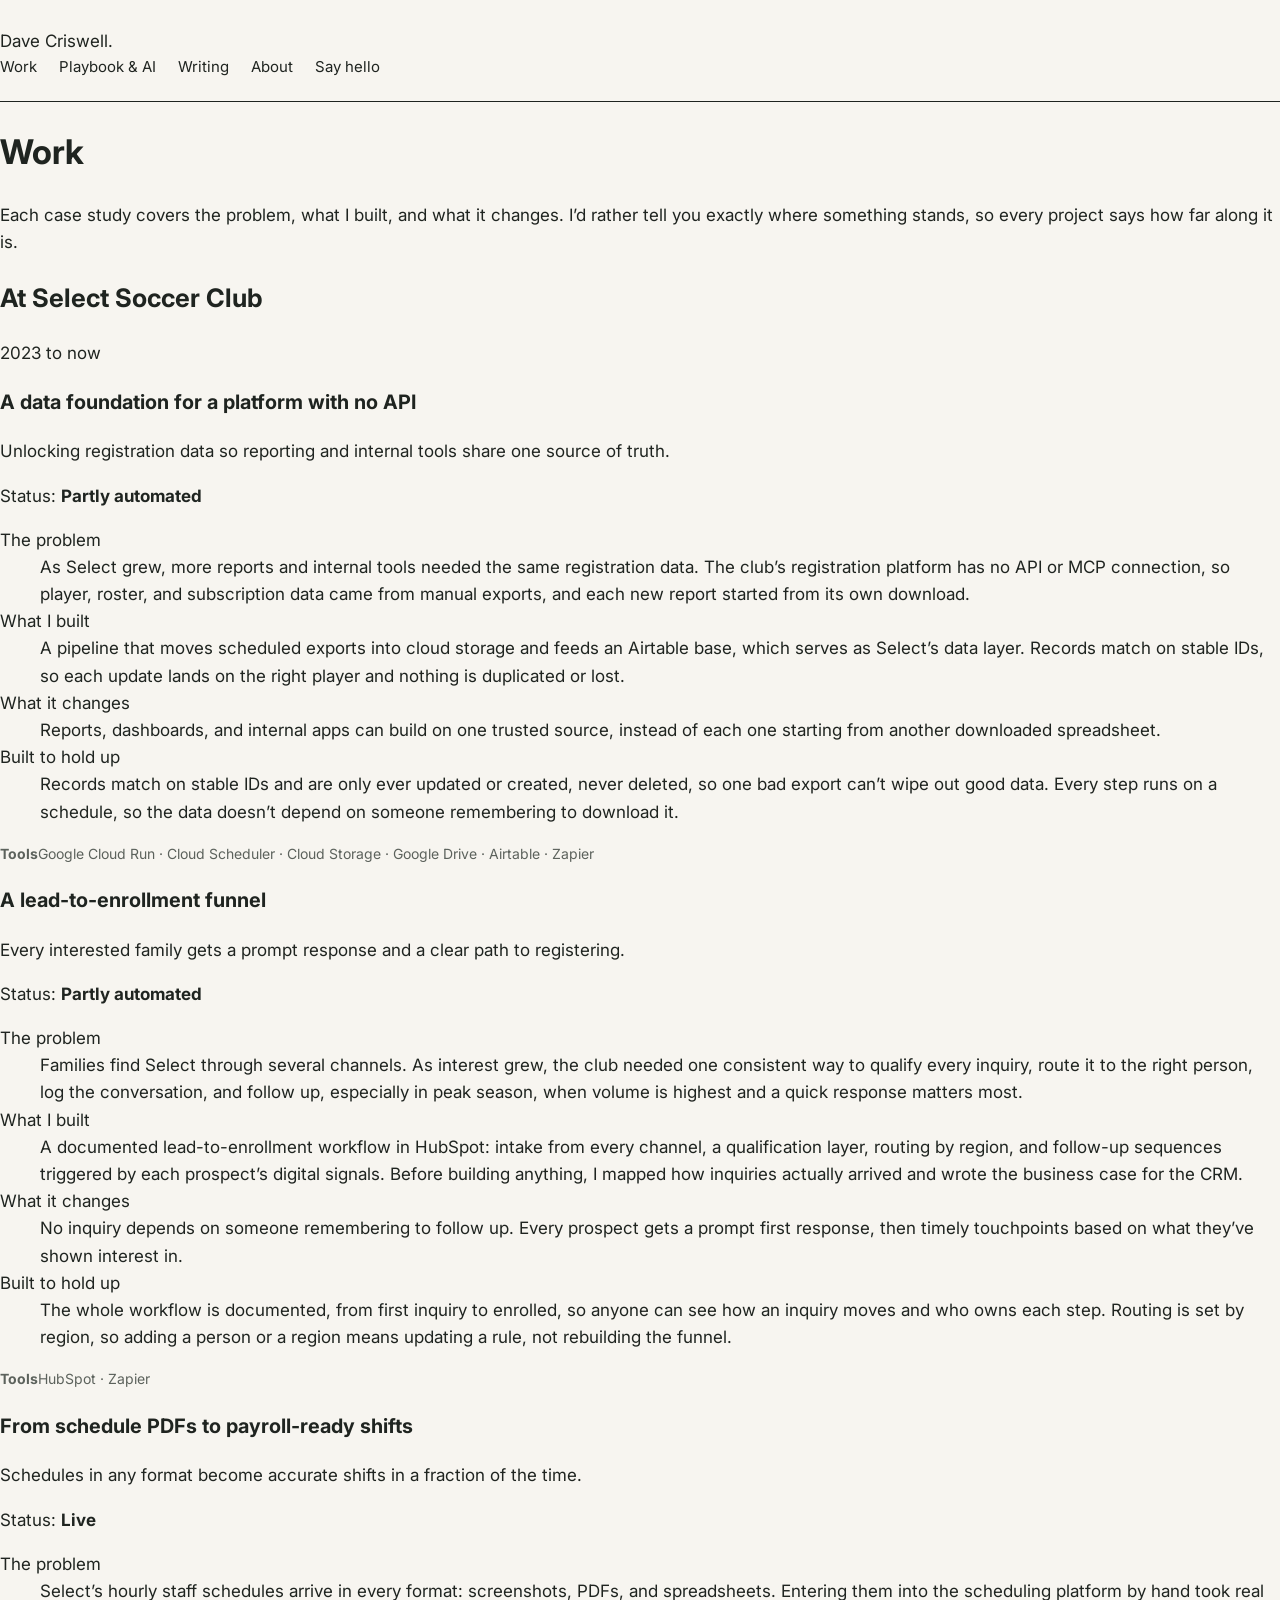
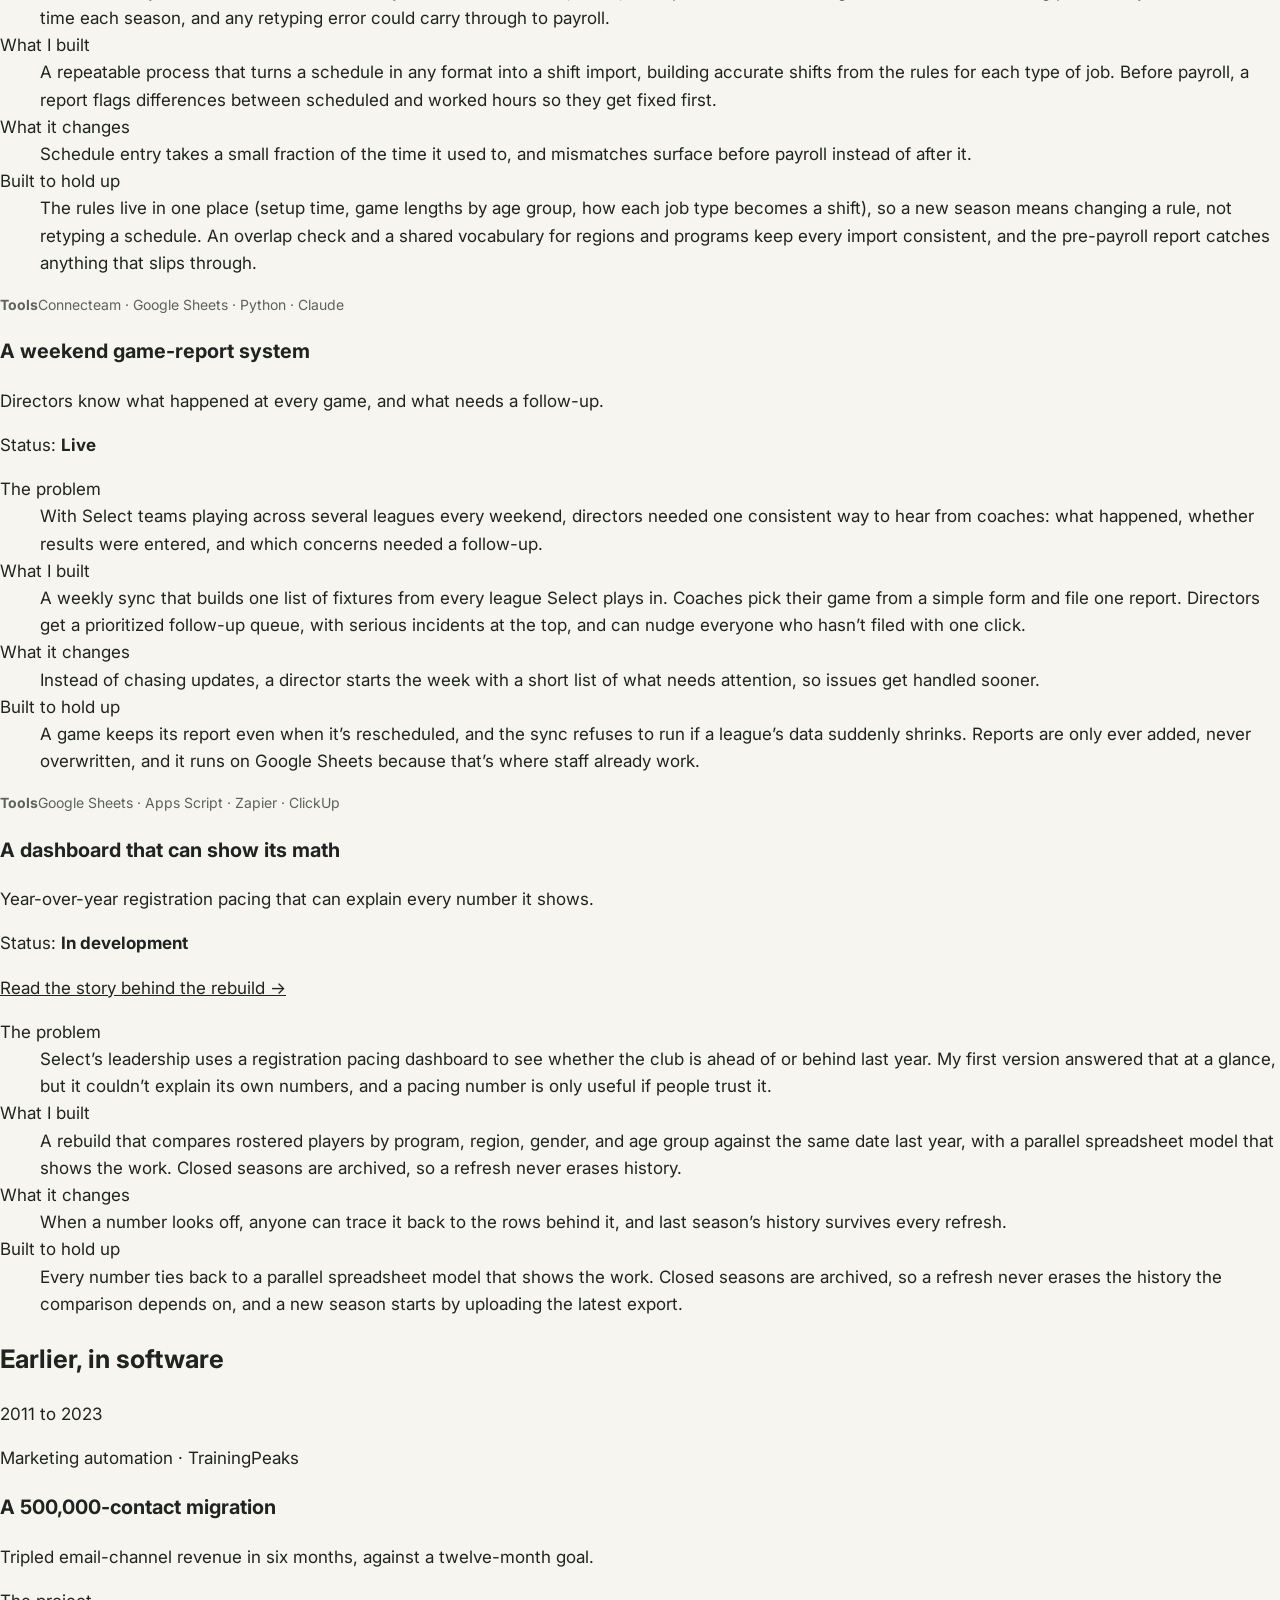
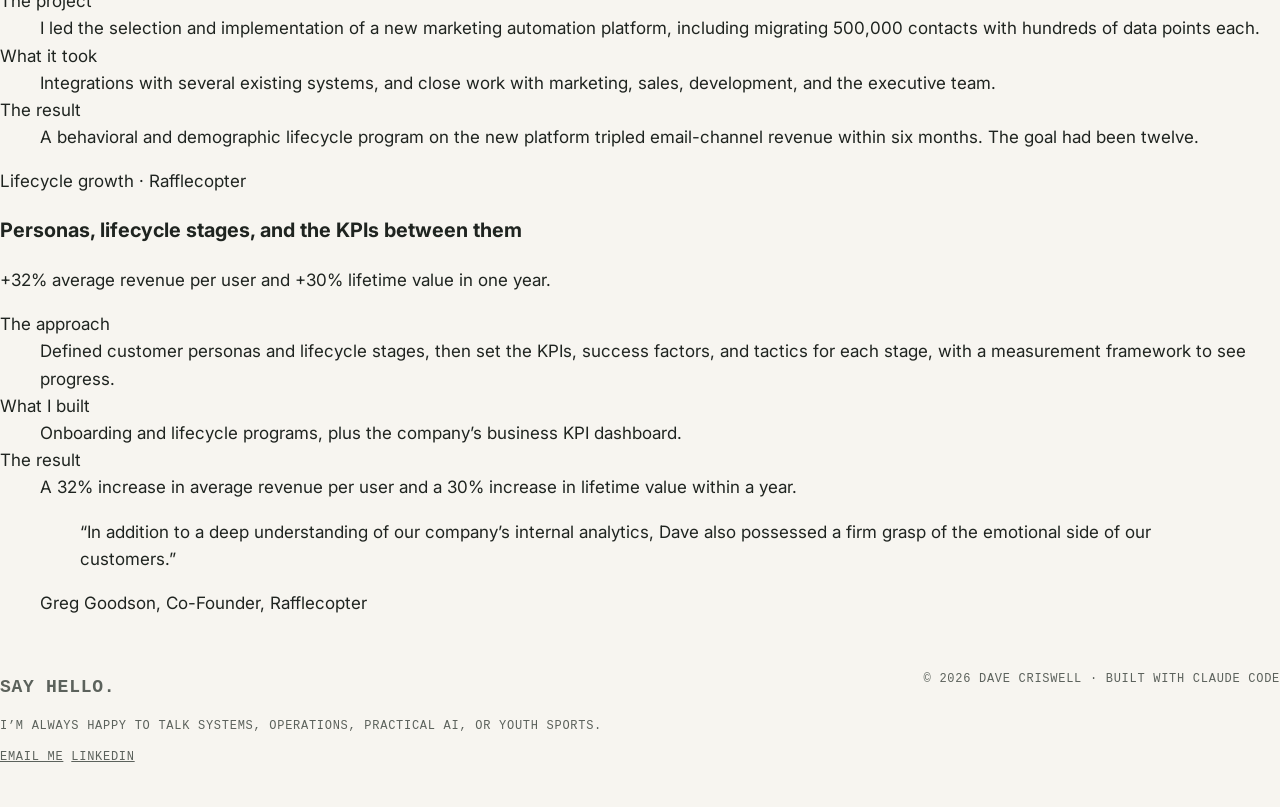
<file: docs/work/index.html>
<!doctype html>
<html lang="en">
<head>
  <meta charset="utf-8">
  <meta name="viewport" content="width=device-width, initial-scale=1">
  <title>Work · Dave Criswell</title>
  <meta name="description" content="Case studies from a youth soccer club and earlier software roles: the problem, what I built, what it changes, and where it stands.">
  <link rel="preconnect" href="https://fonts.googleapis.com">
  <link rel="preconnect" href="https://fonts.gstatic.com" crossorigin>
  <link href="https://fonts.googleapis.com/css2?family=Inter:wght@400;500;600;700&family=Space+Grotesk:wght@500;600;700&display=swap" rel="stylesheet">
  <link rel="stylesheet" href="/style.css">
</head>
<body>
<a class="skip" href="#main">Skip to content</a>

<!-- Header: the same on every page. If you change it, change it on every page. -->
<header class="site-header">
  <div class="container nav-bar">
    <a class="brand" href="/">Dave Criswell<span>.</span></a>
    <nav class="site-nav" aria-label="Main">
      <a href="/work/" aria-current="page">Work</a>
      <a href="/playbook/">Playbook &amp; AI</a>
      <a href="/writing/">Writing</a>
      <a href="/about/">About</a>
      <a class="nav-hello" href="#contact">Say hello</a>
    </nav>
  </div>
</header>

<main id="main">

  <header class="container page-head">
    <h1 class="page-title">Work</h1>
    <p>Each case study covers the problem, what I built, and what it changes. I’d rather tell you exactly where something stands, so every project says how far along it is.</p>
  </header>

  <section class="container page-section" id="at-the-club" aria-labelledby="club-heading">
    <div class="group-head">
      <h2 id="club-heading">At Select Soccer Club</h2>
      <span>2023 to now</span>
    </div>

    <!-- Each case study: summary row, then four cards, then tools.
         Status is plain text: Live, Partly automated, or In development. -->
    <article class="case" id="data-foundation">
      <div class="case-summary">
        <div class="case-main">
          <h3>A data foundation for a platform with no API</h3>
          <p class="case-line">Unlocking registration data so reporting and internal tools share one source of truth.</p>
        </div>
        <div class="case-side"><p class="status">Status: <strong>Partly automated</strong></p></div>
      </div>
      <dl class="card-grid">
        <div class="card"><dt>The problem</dt><dd>As Select grew, more reports and internal tools needed the same registration data. The club’s registration platform has no API or MCP connection, so player, roster, and subscription data came from manual exports, and each new report started from its own download.</dd></div>
        <div class="card"><dt>What I built</dt><dd>A pipeline that moves scheduled exports into cloud storage and feeds an Airtable base, which serves as Select’s data layer. Records match on stable IDs, so each update lands on the right player and nothing is duplicated or lost.</dd></div>
        <div class="card"><dt>What it changes</dt><dd>Reports, dashboards, and internal apps can build on one trusted source, instead of each one starting from another downloaded spreadsheet.</dd></div>
        <div class="card card-dark"><dt>Built to hold up</dt><dd>Records match on stable IDs and are only ever updated or created, never deleted, so one bad export can’t wipe out good data. Every step runs on a schedule, so the data doesn’t depend on someone remembering to download it.</dd></div>
      </dl>
      <p class="tools"><strong>Tools</strong>Google Cloud Run · Cloud Scheduler · Cloud Storage · Google Drive · Airtable · Zapier</p>
    </article>

    <article class="case" id="lead-funnel">
      <div class="case-summary">
        <div class="case-main">
          <h3>A lead-to-enrollment funnel</h3>
          <p class="case-line">Every interested family gets a prompt response and a clear path to registering.</p>
        </div>
        <div class="case-side"><p class="status">Status: <strong>Partly automated</strong></p></div>
      </div>
      <dl class="card-grid">
        <div class="card"><dt>The problem</dt><dd>Families find Select through several channels. As interest grew, the club needed one consistent way to qualify every inquiry, route it to the right person, log the conversation, and follow up, especially in peak season, when volume is highest and a quick response matters most.</dd></div>
        <div class="card"><dt>What I built</dt><dd>A documented lead-to-enrollment workflow in HubSpot: intake from every channel, a qualification layer, routing by region, and follow-up sequences triggered by each prospect’s digital signals. Before building anything, I mapped how inquiries actually arrived and wrote the business case for the CRM.</dd></div>
        <div class="card"><dt>What it changes</dt><dd>No inquiry depends on someone remembering to follow up. Every prospect gets a prompt first response, then timely touchpoints based on what they’ve shown interest in.</dd></div>
        <div class="card card-dark"><dt>Built to hold up</dt><dd>The whole workflow is documented, from first inquiry to enrolled, so anyone can see how an inquiry moves and who owns each step. Routing is set by region, so adding a person or a region means updating a rule, not rebuilding the funnel.</dd></div>
      </dl>
      <p class="tools"><strong>Tools</strong>HubSpot · Zapier</p>
    </article>

    <article class="case" id="shift-imports">
      <div class="case-summary">
        <div class="case-main">
          <h3>From schedule PDFs to payroll-ready shifts</h3>
          <p class="case-line">Schedules in any format become accurate shifts in a fraction of the time.</p>
        </div>
        <div class="case-side"><p class="status">Status: <strong>Live</strong></p></div>
      </div>
      <dl class="card-grid">
        <div class="card"><dt>The problem</dt><dd>Select’s hourly staff schedules arrive in every format: screenshots, PDFs, and spreadsheets. Entering them into the scheduling platform by hand took real time each season, and any retyping error could carry through to payroll.</dd></div>
        <div class="card"><dt>What I built</dt><dd>A repeatable process that turns a schedule in any format into a shift import, building accurate shifts from the rules for each type of job. Before payroll, a report flags differences between scheduled and worked hours so they get fixed first.</dd></div>
        <div class="card"><dt>What it changes</dt><dd>Schedule entry takes a small fraction of the time it used to, and mismatches surface before payroll instead of after it.</dd></div>
        <div class="card card-dark"><dt>Built to hold up</dt><dd>The rules live in one place (setup time, game lengths by age group, how each job type becomes a shift), so a new season means changing a rule, not retyping a schedule. An overlap check and a shared vocabulary for regions and programs keep every import consistent, and the pre-payroll report catches anything that slips through.</dd></div>
      </dl>
      <p class="tools"><strong>Tools</strong>Connecteam · Google Sheets · Python · Claude</p>
    </article>

    <article class="case" id="game-reports">
      <div class="case-summary">
        <div class="case-main">
          <h3>A weekend game-report system</h3>
          <p class="case-line">Directors know what happened at every game, and what needs a follow-up.</p>
        </div>
        <div class="case-side"><p class="status">Status: <strong>Live</strong></p></div>
      </div>
      <dl class="card-grid">
        <div class="card"><dt>The problem</dt><dd>With Select teams playing across several leagues every weekend, directors needed one consistent way to hear from coaches: what happened, whether results were entered, and which concerns needed a follow-up.</dd></div>
        <div class="card"><dt>What I built</dt><dd>A weekly sync that builds one list of fixtures from every league Select plays in. Coaches pick their game from a simple form and file one report. Directors get a prioritized follow-up queue, with serious incidents at the top, and can nudge everyone who hasn’t filed with one click.</dd></div>
        <div class="card"><dt>What it changes</dt><dd>Instead of chasing updates, a director starts the week with a short list of what needs attention, so issues get handled sooner.</dd></div>
        <div class="card card-dark"><dt>Built to hold up</dt><dd>A game keeps its report even when it’s rescheduled, and the sync refuses to run if a league’s data suddenly shrinks. Reports are only ever added, never overwritten, and it runs on Google Sheets because that’s where staff already work.</dd></div>
      </dl>
      <p class="tools"><strong>Tools</strong>Google Sheets · Apps Script · Zapier · ClickUp</p>
    </article>

    <article class="case" id="pacing-dashboard">
      <div class="case-summary">
        <div class="case-main">
          <h3>A dashboard that can show its math</h3>
          <p class="case-line">Year-over-year registration pacing that can explain every number it shows.</p>
        </div>
        <div class="case-side">
          <p class="status">Status: <strong>In development</strong></p>
          <p><a class="more" href="/writing/a-dashboard-that-can-show-its-math.html">Read the story behind the rebuild &rarr;</a></p>
        </div>
      </div>
      <dl class="card-grid">
        <div class="card"><dt>The problem</dt><dd>Select’s leadership uses a registration pacing dashboard to see whether the club is ahead of or behind last year. My first version answered that at a glance, but it couldn’t explain its own numbers, and a pacing number is only useful if people trust it.</dd></div>
        <div class="card"><dt>What I built</dt><dd>A rebuild that compares rostered players by program, region, gender, and age group against the same date last year, with a parallel spreadsheet model that shows the work. Closed seasons are archived, so a refresh never erases history.</dd></div>
        <div class="card"><dt>What it changes</dt><dd>When a number looks off, anyone can trace it back to the rows behind it, and last season’s history survives every refresh.</dd></div>
        <div class="card card-dark"><dt>Built to hold up</dt><dd>Every number ties back to a parallel spreadsheet model that shows the work. Closed seasons are archived, so a refresh never erases the history the comparison depends on, and a new season starts by uploading the latest export.</dd></div>
      </dl>
    </article>
  </section>

  <section class="container page-section" id="earlier" aria-labelledby="earlier-heading">
    <div class="group-head">
      <h2 id="earlier-heading">Earlier, in software</h2>
      <span>2011 to 2023</span>
    </div>
    <div class="earlier-grid">
      <article class="case-sm" id="trainingpeaks">
        <p class="case-label">Marketing automation · TrainingPeaks</p>
        <h3>A 500,000-contact migration</h3>
        <p class="case-line">Tripled email-channel revenue in six months, against a twelve-month goal.</p>
        <dl class="case-list">
          <dt>The project</dt><dd>I led the selection and implementation of a new marketing automation platform, including migrating 500,000 contacts with hundreds of data points each.</dd>
          <dt>What it took</dt><dd>Integrations with several existing systems, and close work with marketing, sales, development, and the executive team.</dd>
          <dt>The result</dt><dd>A behavioral and demographic lifecycle program on the new platform tripled email-channel revenue within six months. The goal had been twelve.</dd>
        </dl>
      </article>
      <article class="case-sm" id="rafflecopter">
        <p class="case-label">Lifecycle growth · Rafflecopter</p>
        <h3>Personas, lifecycle stages, and the KPIs between them</h3>
        <p class="case-line">+32% average revenue per user and +30% lifetime value in one year.</p>
        <dl class="case-list">
          <dt>The approach</dt><dd>Defined customer personas and lifecycle stages, then set the KPIs, success factors, and tactics for each stage, with a measurement framework to see progress.</dd>
          <dt>What I built</dt><dd>Onboarding and lifecycle programs, plus the company’s business KPI dashboard.</dd>
          <dt>The result</dt><dd>A 32% increase in average revenue per user and a 30% increase in lifetime value within a year.</dd>
        </dl>
      </article>
    </div>
  </section>

  <section class="container page-section" aria-label="A word from a colleague">
    <figure class="pull-quote">
      <blockquote>“In addition to a deep understanding of our company’s internal analytics, Dave also possessed <span class="hl">a firm grasp of the emotional side of our customers</span>.”</blockquote>
      <figcaption>Greg Goodson, Co-Founder, Rafflecopter</figcaption>
    </figure>
  </section>

</main>

<!-- Contact band and footer: the same on every page. If you change it, change it on every page. -->
<footer class="site-footer" id="contact">
  <div class="container contact-band">
    <div>
      <h2>Say <span>hello.</span></h2>
      <p>I’m always happy to talk systems, operations, practical AI, or youth sports.</p>
    </div>
    <div class="buttons">
      <a class="button button-primary" href="mailto:davecriswell@gmail.com">Email me</a>
      <a class="button button-secondary" href="https://www.linkedin.com/in/davecriswell/" target="_blank" rel="noopener">LinkedIn</a>
    </div>
  </div>
  <div class="container fine-print">
    <p>&copy; 2026 Dave Criswell &middot; Built with Claude Code</p>
  </div>
</footer>

</body>
</html>
</file>
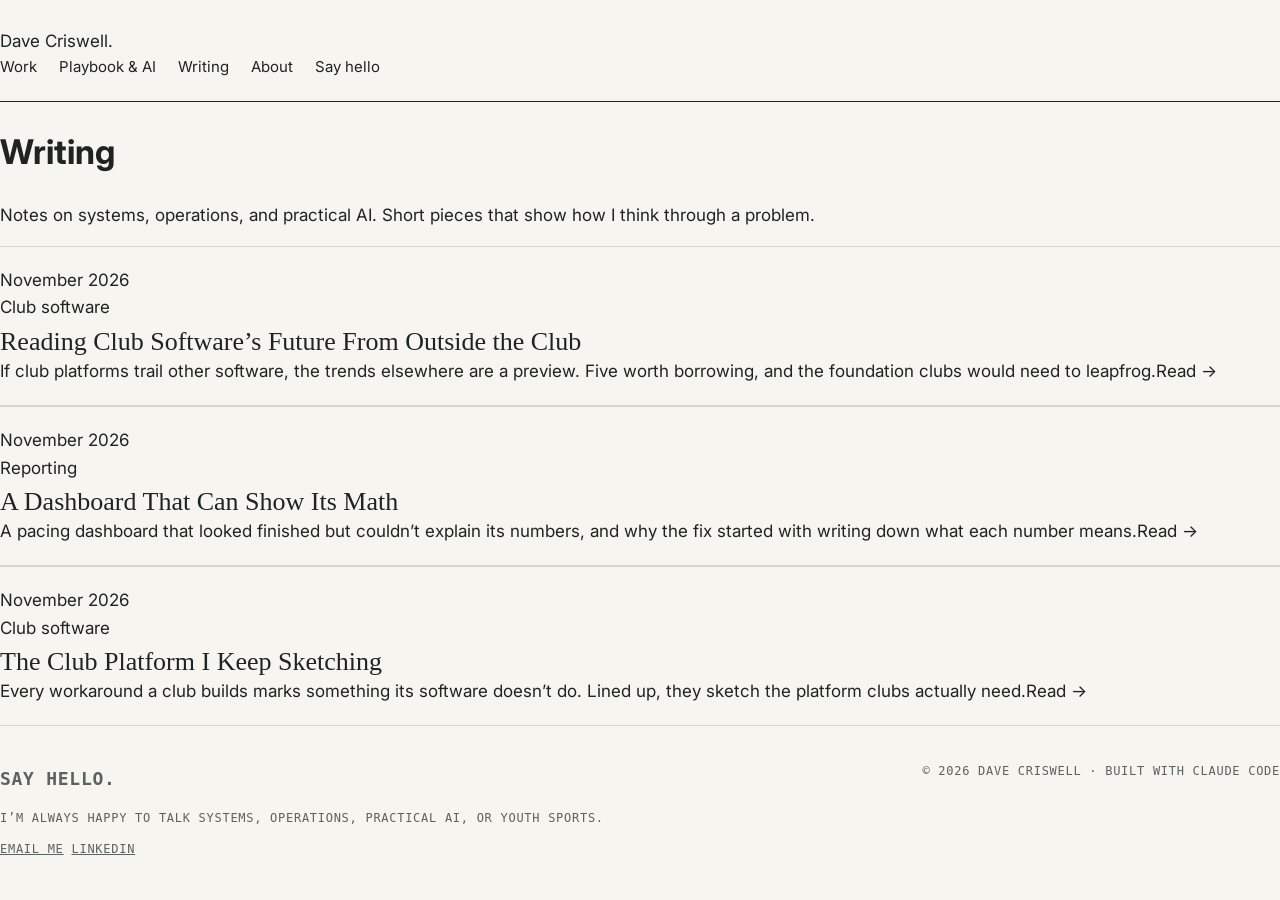
<file: docs/writing/index.html>
<!doctype html>
<html lang="en">
<head>
  <meta charset="utf-8">
  <meta name="viewport" content="width=device-width, initial-scale=1">
  <title>Writing · Dave Criswell</title>
  <meta name="description" content="Essays by Dave Criswell on systems, operations, and practical AI.">
  <link rel="preconnect" href="https://fonts.googleapis.com">
  <link rel="preconnect" href="https://fonts.gstatic.com" crossorigin>
  <link href="https://fonts.googleapis.com/css2?family=Inter:wght@400;500;600;700&family=Space+Grotesk:wght@500;600;700&display=swap" rel="stylesheet">
  <link rel="stylesheet" href="/style.css">
</head>
<body>
<a class="skip" href="#main">Skip to content</a>

<!-- Header: the same on every page. If you change it, change it on every page. -->
<header class="site-header">
  <div class="container nav-bar">
    <a class="brand" href="/">Dave Criswell<span>.</span></a>
    <nav class="site-nav" aria-label="Main">
      <a href="/work/">Work</a>
      <a href="/playbook/">Playbook &amp; AI</a>
      <a href="/writing/" aria-current="page">Writing</a>
      <a href="/about/">About</a>
      <a class="nav-hello" href="#contact">Say hello</a>
    </nav>
  </div>
</header>

<main id="main">

  <header class="container page-head">
    <h1 class="page-title">Writing</h1>
    <p>Notes on systems, operations, and practical AI. Short pieces that show how I think through a problem.</p>
  </header>

  <section class="container page-section" aria-label="Essays">
    <!-- Newest first. To add an essay, copy one <li> block and change the link, date, topic, title, and summary. -->
    <ul class="post-list">
      <li><a href="/writing/reading-club-softwares-future-from-outside-the-club.html">
        <span class="post-when">November 2026<br>Club software</span>
        <span class="post-body"><span class="post-title">Reading Club Software’s Future From Outside the Club</span><span class="post-summary">If club platforms trail other software, the trends elsewhere are a preview. Five worth borrowing, and the foundation clubs would need to leapfrog.</span><span class="read">Read &rarr;</span></span>
      </a></li>
      <li><a href="/writing/a-dashboard-that-can-show-its-math.html">
        <span class="post-when">November 2026<br>Reporting</span>
        <span class="post-body"><span class="post-title">A Dashboard That Can Show Its Math</span><span class="post-summary">A pacing dashboard that looked finished but couldn’t explain its numbers, and why the fix started with writing down what each number means.</span><span class="read">Read &rarr;</span></span>
      </a></li>
      <li><a href="/writing/the-club-platform-i-keep-sketching.html">
        <span class="post-when">November 2026<br>Club software</span>
        <span class="post-body"><span class="post-title">The Club Platform I Keep Sketching</span><span class="post-summary">Every workaround a club builds marks something its software doesn’t do. Lined up, they sketch the platform clubs actually need.</span><span class="read">Read &rarr;</span></span>
      </a></li>
    </ul>
  </section>

</main>

<!-- Contact band and footer: the same on every page. If you change it, change it on every page. -->
<footer class="site-footer" id="contact">
  <div class="container contact-band">
    <div>
      <h2>Say <span>hello.</span></h2>
      <p>I’m always happy to talk systems, operations, practical AI, or youth sports.</p>
    </div>
    <div class="buttons">
      <a class="button button-primary" href="mailto:davecriswell@gmail.com">Email me</a>
      <a class="button button-secondary" href="https://www.linkedin.com/in/davecriswell/" target="_blank" rel="noopener">LinkedIn</a>
    </div>
  </div>
  <div class="container fine-print">
    <p>&copy; 2026 Dave Criswell &middot; Built with Claude Code</p>
  </div>
</footer>

</body>
</html>
</file>
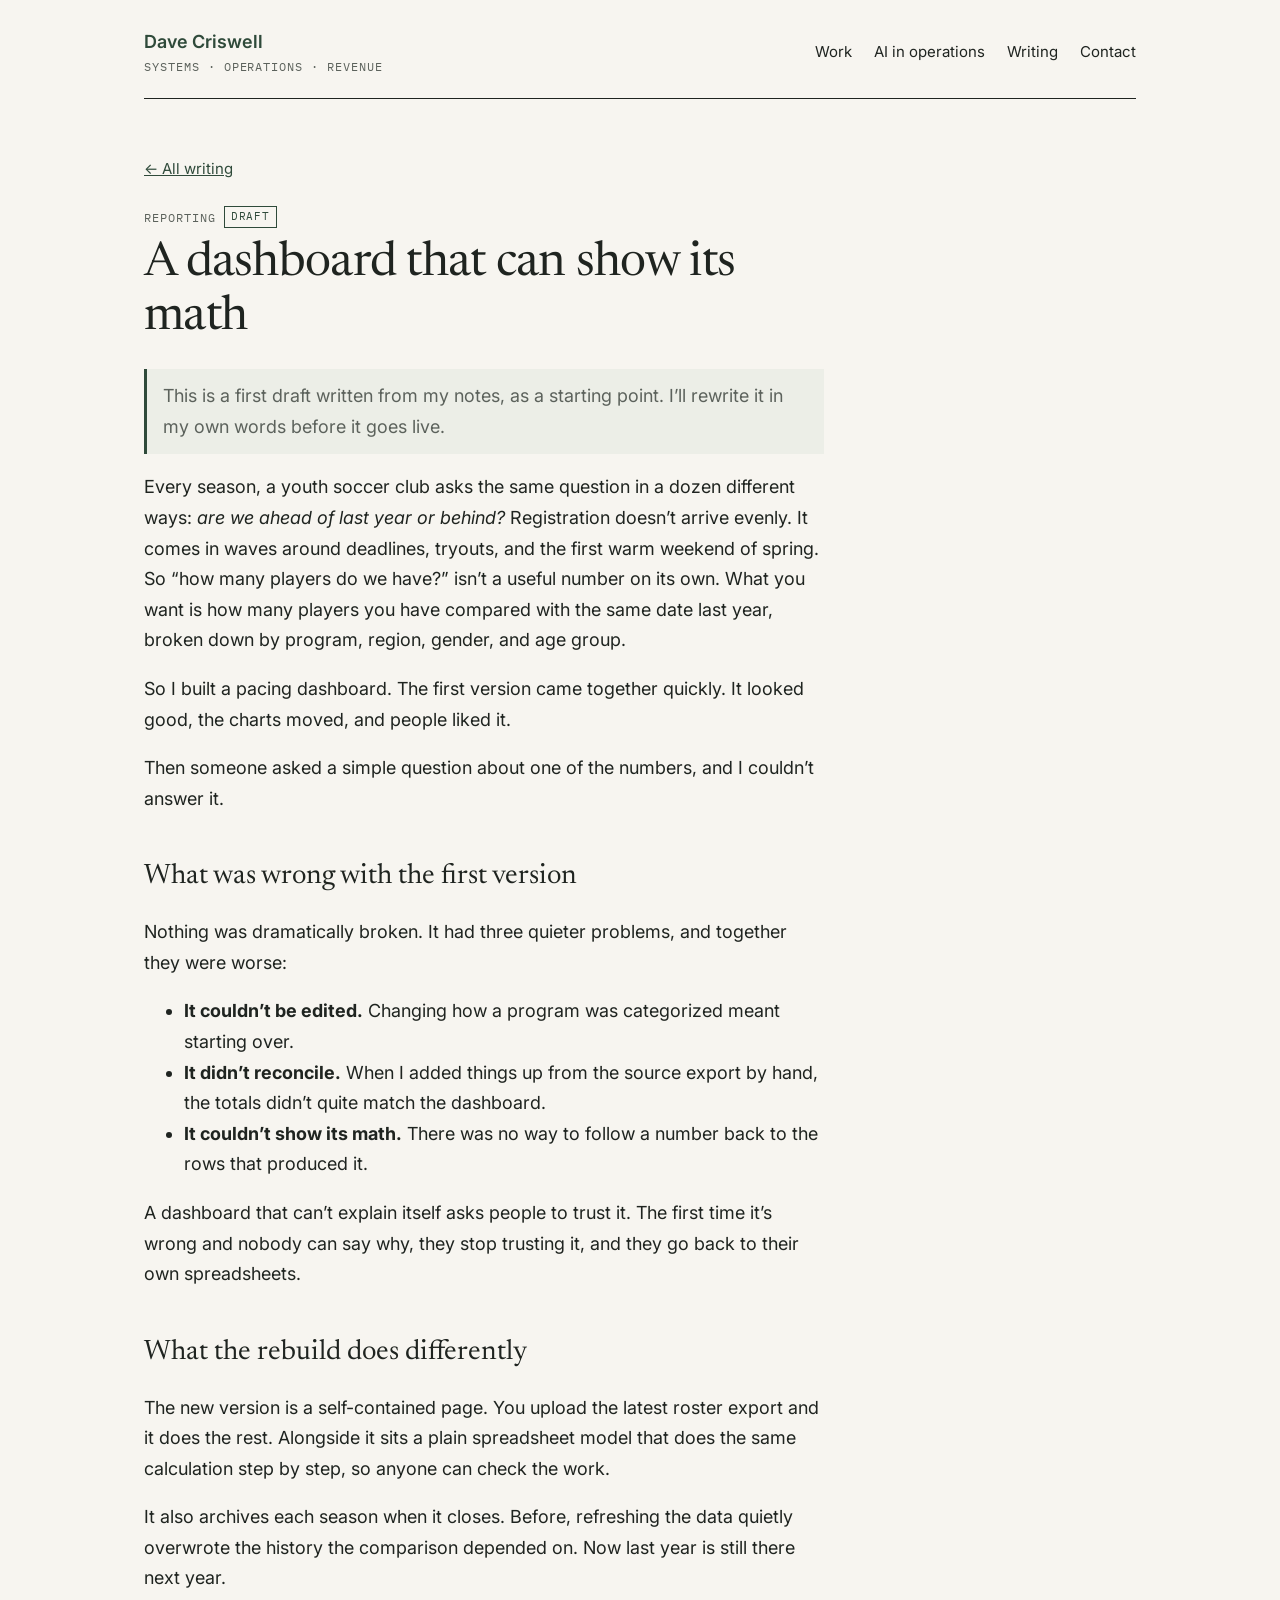
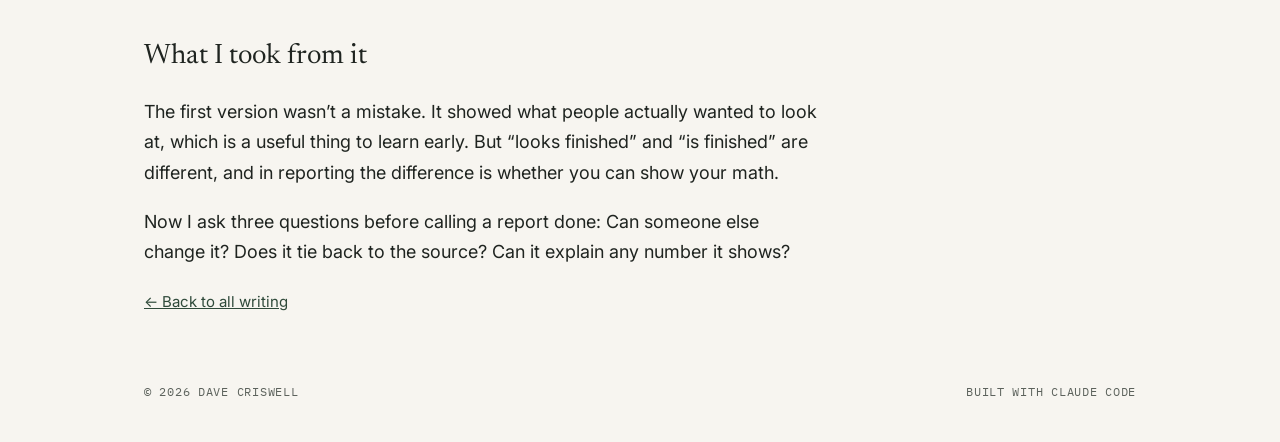
<file: writing/a-dashboard-that-can-show-its-math.html>
<!doctype html>
<html lang="en">
<head>
  <meta charset="utf-8">
  <meta name="viewport" content="width=device-width, initial-scale=1">
  <title>A dashboard that can show its math · Dave Criswell</title>
  <meta name="description" content="Why I rebuilt a registration dashboard that looked finished but couldn't explain its own numbers.">
  <link rel="preconnect" href="https://fonts.googleapis.com">
  <link rel="preconnect" href="https://fonts.gstatic.com" crossorigin>
  <link href="https://fonts.googleapis.com/css2?family=IBM+Plex+Mono:wght@400;500&family=Inter:wght@400;500;600&family=Newsreader:ital,opsz,wght@0,6..72,400;1,6..72,400&display=swap" rel="stylesheet">
  <link rel="stylesheet" href="../style.css">
</head>
<body>
<div class="wrap">

  <header class="site-header">
    <a class="brand" href="../index.html">
      <span class="brand-name">Dave Criswell</span>
      <span class="brand-tag">Systems &middot; Operations &middot; Revenue</span>
    </a>
    <nav class="site-nav" aria-label="Main">
      <a href="../index.html#work">Work</a>
      <a href="../index.html#ai">AI in operations</a>
      <a href="../index.html#writing">Writing</a>
      <a href="../index.html#contact">Contact</a>
    </nav>
  </header>

  <main class="article">
    <a class="back" href="../index.html#writing">&larr; All writing</a>
    <span class="label" style="margin-top:24px">Reporting<span class="draft-tag">Draft</span></span>
    <h1>A dashboard that can show its math</h1>

    <p class="draft-note">This is a first draft written from my notes, as a starting point. I&rsquo;ll rewrite it in my own words before it goes live.</p>

    <p>Every season, a youth soccer club asks the same question in a dozen different ways: <em>are we ahead of last year or behind?</em> Registration doesn&rsquo;t arrive evenly. It comes in waves around deadlines, tryouts, and the first warm weekend of spring. So &ldquo;how many players do we have?&rdquo; isn&rsquo;t a useful number on its own. What you want is how many players you have compared with the same date last year, broken down by program, region, gender, and age group.</p>

    <p>So I built a pacing dashboard. The first version came together quickly. It looked good, the charts moved, and people liked it.</p>

    <p>Then someone asked a simple question about one of the numbers, and I couldn&rsquo;t answer it.</p>

    <h2>What was wrong with the first version</h2>
    <p>Nothing was dramatically broken. It had three quieter problems, and together they were worse:</p>
    <ul>
      <li><strong>It couldn&rsquo;t be edited.</strong> Changing how a program was categorized meant starting over.</li>
      <li><strong>It didn&rsquo;t reconcile.</strong> When I added things up from the source export by hand, the totals didn&rsquo;t quite match the dashboard.</li>
      <li><strong>It couldn&rsquo;t show its math.</strong> There was no way to follow a number back to the rows that produced it.</li>
    </ul>
    <p>A dashboard that can&rsquo;t explain itself asks people to trust it. The first time it&rsquo;s wrong and nobody can say why, they stop trusting it, and they go back to their own spreadsheets.</p>

    <h2>What the rebuild does differently</h2>
    <p>The new version is a self-contained page. You upload the latest roster export and it does the rest. Alongside it sits a plain spreadsheet model that does the same calculation step by step, so anyone can check the work.</p>
    <p>It also archives each season when it closes. Before, refreshing the data quietly overwrote the history the comparison depended on. Now last year is still there next year.</p>

    <h2>What I took from it</h2>
    <p>The first version wasn&rsquo;t a mistake. It showed what people actually wanted to look at, which is a useful thing to learn early. But &ldquo;looks finished&rdquo; and &ldquo;is finished&rdquo; are different, and in reporting the difference is whether you can show your math.</p>
    <p>Now I ask three questions before calling a report done: Can someone else change it? Does it tie back to the source? Can it explain any number it shows?</p>

    <p><a class="back" href="../index.html#writing">&larr; Back to all writing</a></p>
  </main>

  <footer class="site-footer">
    <span>&copy; 2026 Dave Criswell</span>
    <span>Built with Claude Code</span>
  </footer>

</div>
</body>
</html>
</file>
<file: style.css>
/* ==========================================================
   Dave Criswell — site styles
   Colors and fonts are defined once here as "tokens".
   Change a value in :root and it updates everywhere.
   ========================================================== */

:root {
  --paper: #f7f5f0;        /* warm off-white page background */
  --panel: #eceee7;        /* soft sage panel background */
  --ink: #1f2420;          /* main text */
  --ink-soft: #5c625c;     /* secondary text */
  --ink-faint: #9a9d96;    /* the grey words in the intro */
  --rule: #d6d6cd;         /* thin divider lines */
  --accent: #2f4a3a;       /* deep pitch green */

  --serif: "Newsreader", Georgia, serif;
  --sans: "Inter", Arial, sans-serif;
  --mono: "IBM Plex Mono", ui-monospace, monospace;

  --width: 1040px;
}

* { box-sizing: border-box; }

html { scroll-behavior: smooth; }

body {
  margin: 0;
  background: var(--paper);
  color: var(--ink);
  font-family: var(--sans);
  font-size: 17px;
  line-height: 1.6;
  -webkit-font-smoothing: antialiased;
}

a { color: inherit; }

.wrap {
  max-width: var(--width);
  margin: 0 auto;
  padding: 0 24px;
}

.skip {
  position: absolute;
  left: -999px;
}
.skip:focus { left: 16px; top: 16px; background: var(--ink); color: var(--paper); padding: 8px 12px; }

/* ---------- Header ---------- */

.site-header {
  display: flex;
  justify-content: space-between;
  align-items: center;
  gap: 24px;
  padding: 28px 0 22px;
  border-bottom: 1px solid var(--ink);
}

.brand { text-decoration: none; }
.brand-name { display: block; font-weight: 600; font-size: 18px; color: var(--accent); }
.brand-tag {
  display: block;
  font-family: var(--mono);
  font-size: 12px;
  letter-spacing: 0.08em;
  text-transform: uppercase;
  color: var(--ink-soft);
}

.site-nav { display: flex; flex-wrap: wrap; gap: 6px 22px; font-size: 15px; }
.site-nav a { text-decoration: none; }
.site-nav a:hover { color: var(--accent); text-decoration: underline; text-underline-offset: 4px; }

/* ---------- Intro (the big serif paragraph) ---------- */

.intro { padding: 72px 0 40px; max-width: 900px; }

.intro p {
  font-family: var(--serif);
  font-weight: 400;
  font-size: clamp(28px, 4.2vw, 44px);
  line-height: 1.22;
  letter-spacing: -0.01em;
  color: var(--ink-faint);
  margin: 0 0 0.8em;
}

/* Words that "light up" in the intro */
.intro strong { font-weight: 400; color: var(--ink); }
.intro em { font-style: italic; color: var(--ink); }

.jump { display: flex; flex-wrap: wrap; gap: 12px 28px; margin-top: 8px; font-size: 15px; }
.jump a { text-decoration: none; border-bottom: 1px solid var(--ink); padding-bottom: 2px; }
.jump a:hover { color: var(--accent); border-color: var(--accent); }

/* ---------- Sections ---------- */

.section { padding: 64px 0 8px; }

.section-head {
  display: flex;
  justify-content: space-between;
  align-items: baseline;
  gap: 16px;
  border-top: 1px solid var(--ink);
  padding-top: 28px;
  margin-bottom: 8px;
}

.section-head h2 {
  font-family: var(--serif);
  font-weight: 400;
  font-size: clamp(34px, 4.5vw, 46px);
  letter-spacing: -0.015em;
  line-height: 1.1;
  margin: 0;
}

.section-note { color: var(--ink-soft); font-size: 15px; margin: 0; }

.lede { max-width: 680px; color: var(--ink-soft); margin: 12px 0 24px; }

.panel {
  background: var(--panel);
  border: 1px solid var(--rule);
  border-top: 3px solid var(--accent);
  padding: 8px 32px 24px;
}
.panel .section-head { border-top: 0; }

.label {
  display: block;
  font-family: var(--mono);
  font-size: 12px;
  letter-spacing: 0.08em;
  text-transform: uppercase;
  color: var(--ink-soft);
}

/* ---------- Work list (expandable rows) ---------- */

.work-list { list-style: none; margin: 0; padding: 0; }

.work-list > li { border-top: 1px solid var(--rule); }
.work-list > li:last-child { border-bottom: 1px solid var(--rule); }

.work-list summary {
  display: grid;
  grid-template-columns: 1fr 1fr 24px;
  gap: 8px 32px;
  align-items: center;
  padding: 22px 0;
  cursor: pointer;
  list-style: none;
}
.work-list summary::-webkit-details-marker { display: none; }

.work-title { display: block; font-size: 21px; font-weight: 500; line-height: 1.3; margin-top: 4px; }
.work-line { color: var(--ink-soft); }

.toggle {
  font-family: var(--mono);
  font-size: 20px;
  color: var(--accent);
  text-align: right;
  transition: transform 0.2s ease;
}
details[open] .toggle { transform: rotate(45deg); }

.work-body {
  display: grid;
  grid-template-columns: repeat(3, 1fr);
  gap: 24px 32px;
  padding: 0 0 28px;
}
.work-body h4 {
  font-family: var(--mono);
  font-size: 12px;
  font-weight: 500;
  letter-spacing: 0.08em;
  text-transform: uppercase;
  color: var(--accent);
  margin: 0 0 6px;
}
.work-body p { margin: 0; font-size: 16px; }
.tools { grid-column: 1 / -1; font-size: 14px; color: var(--ink-soft); }
.tools a { color: var(--accent); }

summary:focus-visible, a:focus-visible { outline: 2px solid var(--accent); outline-offset: 4px; }

/* ---------- AI rows ---------- */

.ai-list { list-style: none; margin: 0; padding: 0; }
.ai-list li {
  display: grid;
  grid-template-columns: 1fr 1.6fr;
  gap: 6px 32px;
  padding: 16px 0;
  border-top: 1px solid var(--rule);
}
.ai-list li:last-child { border-bottom: 1px solid var(--rule); }
.ai-name { font-weight: 500; }
.ai-flow { color: var(--ink-soft); font-size: 16px; }
.ai-flow .arrow { color: var(--accent); padding: 0 4px; }

.guardrails { margin-top: 36px; }
.guardrails h3 { font-family: var(--serif); font-weight: 400; font-size: 26px; margin: 0 0 4px; }
.guardrails ul { columns: 2; column-gap: 40px; padding-left: 18px; margin: 12px 0 0; }
.guardrails li { break-inside: avoid; margin-bottom: 8px; }

/* ---------- How I work ---------- */

.principles {
  display: grid;
  grid-template-columns: repeat(3, 1fr);
  gap: 0 40px;
  list-style: none;
  padding: 0;
  margin: 12px 0 0;
}
.principles li { border-top: 1px solid var(--rule); padding: 20px 0 24px; }
.principles h3 { font-family: var(--serif); font-weight: 400; font-size: 24px; line-height: 1.2; margin: 0 0 8px; }
.principles p { margin: 0; color: var(--ink-soft); font-size: 16px; }

/* ---------- Writing ---------- */

.post-list { list-style: none; margin: 12px 0 0; padding: 0; }
.post-list li { border-top: 1px solid var(--rule); border-bottom: 1px solid var(--rule); }
.post-list a { display: block; padding: 20px 0; text-decoration: none; }
.post-list a:hover .post-title { color: var(--accent); text-decoration: underline; text-underline-offset: 4px; }
.post-title { display: block; font-family: var(--serif); font-size: 26px; line-height: 1.25; margin-top: 4px; }
.draft-tag {
  display: inline-block;
  font-family: var(--mono);
  font-size: 11px;
  letter-spacing: 0.08em;
  text-transform: uppercase;
  border: 1px solid var(--accent);
  color: var(--accent);
  padding: 1px 6px;
  margin-left: 8px;
  vertical-align: 2px;
}

/* ---------- Quotes ---------- */

.quotes {
  display: grid;
  grid-template-columns: repeat(3, 1fr);
  gap: 32px 40px;
  margin-top: 20px;
}
.quotes figure { margin: 0; }
.quotes blockquote {
  margin: 0 0 14px;
  font-family: var(--serif);
  font-size: 22px;
  line-height: 1.35;
}
.quotes figcaption { font-size: 14px; color: var(--ink-soft); }
.quotes figcaption strong { color: var(--ink); font-weight: 500; display: block; }

/* ---------- Experience ---------- */

.timeline { list-style: none; margin: 12px 0 0; padding: 0; }
.timeline li {
  display: grid;
  grid-template-columns: 130px 1fr 1.2fr;
  gap: 4px 32px;
  padding: 16px 0;
  border-top: 1px solid var(--rule);
}
.timeline li:last-child { border-bottom: 1px solid var(--rule); }
.timeline .years { font-family: var(--mono); font-size: 14px; color: var(--ink-soft); padding-top: 2px; }
.timeline .org { font-weight: 500; }
.timeline .role { color: var(--ink-soft); }

.coaching-note { color: var(--ink-soft); margin-top: 20px; font-size: 16px; }
.coaching-note a { color: var(--accent); }

/* ---------- About ---------- */

.about-grid { display: grid; grid-template-columns: 1.3fr 1fr; gap: 40px; margin-top: 20px; }
.about-grid p { margin: 0 0 1em; }
.stat-list { list-style: none; margin: 0; padding: 0; }
.stat-list li { display: flex; gap: 14px; align-items: baseline; padding: 10px 0; border-top: 1px solid var(--rule); }
.stat-list li:last-child { border-bottom: 1px solid var(--rule); }
.stat-list .num { font-family: var(--serif); font-size: 28px; min-width: 40px; color: var(--accent); }

/* ---------- Contact & footer ---------- */

.contact { padding: 80px 0 40px; }
.contact p.big {
  font-family: var(--serif);
  font-size: clamp(28px, 4vw, 40px);
  line-height: 1.25;
  max-width: 760px;
  margin: 0 0 24px;
}
.contact-links { display: flex; flex-wrap: wrap; gap: 12px 28px; }
.contact-links a { border-bottom: 1px solid var(--ink); text-decoration: none; padding-bottom: 2px; }
.contact-links a:hover { color: var(--accent); border-color: var(--accent); }

.epigraph { border-top: 1px solid var(--ink); padding: 48px 0 20px; text-align: center; }
.epigraph blockquote { font-family: var(--serif); font-style: italic; font-size: 24px; margin: 0 auto 8px; max-width: 640px; line-height: 1.35; }
.epigraph cite { font-style: normal; font-size: 14px; color: var(--ink-soft); }

.site-footer {
  display: flex;
  justify-content: space-between;
  flex-wrap: wrap;
  gap: 8px 24px;
  padding: 24px 0 40px;
  font-family: var(--mono);
  font-size: 12px;
  letter-spacing: 0.06em;
  text-transform: uppercase;
  color: var(--ink-soft);
}

/* ---------- Article pages (writing) ---------- */

.article { max-width: 680px; padding: 56px 0 24px; }
.article h1 { font-family: var(--serif); font-weight: 400; font-size: clamp(34px, 5vw, 48px); line-height: 1.12; letter-spacing: -0.015em; margin: 10px 0 24px; }
.article p, .article li { font-size: 18px; line-height: 1.7; }
.article h2 { font-family: var(--serif); font-weight: 400; font-size: 28px; margin: 40px 0 8px; }
.article .back { font-size: 15px; color: var(--accent); }
.draft-note { background: var(--panel); border-left: 3px solid var(--accent); padding: 12px 16px; font-size: 15px; color: var(--ink-soft); }

/* ---------- Phones and small screens ---------- */

@media (max-width: 760px) {
  body { font-size: 16px; }
  .wrap { padding: 0 16px; }
  .site-header { flex-direction: column; align-items: flex-start; gap: 14px; }
  .intro { padding: 44px 0 24px; }
  .panel { padding: 4px 18px 18px; }
  .work-list summary { grid-template-columns: 1fr 24px; }
  .work-line { grid-column: 1 / 2; }
  .toggle { grid-row: 1; grid-column: 2; }
  .work-body, .principles, .quotes, .about-grid { grid-template-columns: 1fr; }
  .ai-list li, .timeline li { grid-template-columns: 1fr; }
  .guardrails ul { columns: 1; }
  .section-head { flex-direction: column; gap: 4px; }
}
</file>
